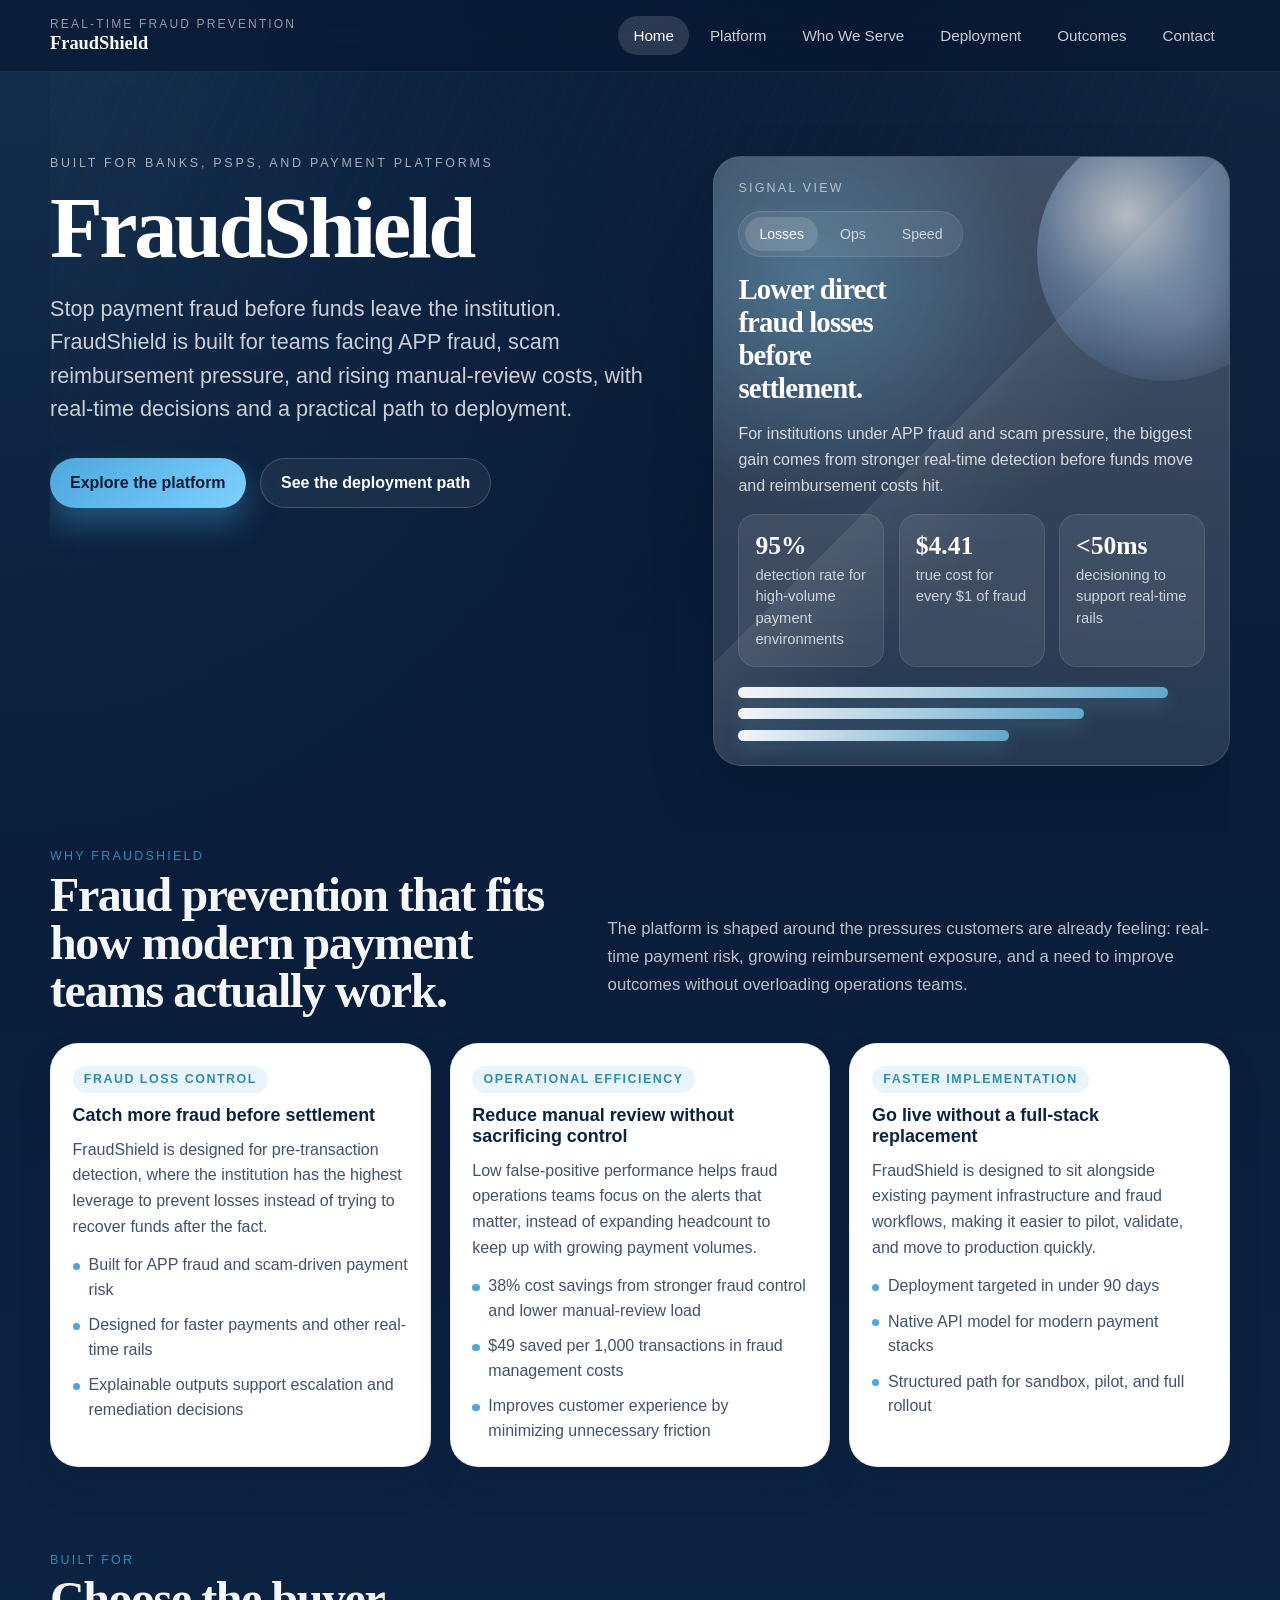
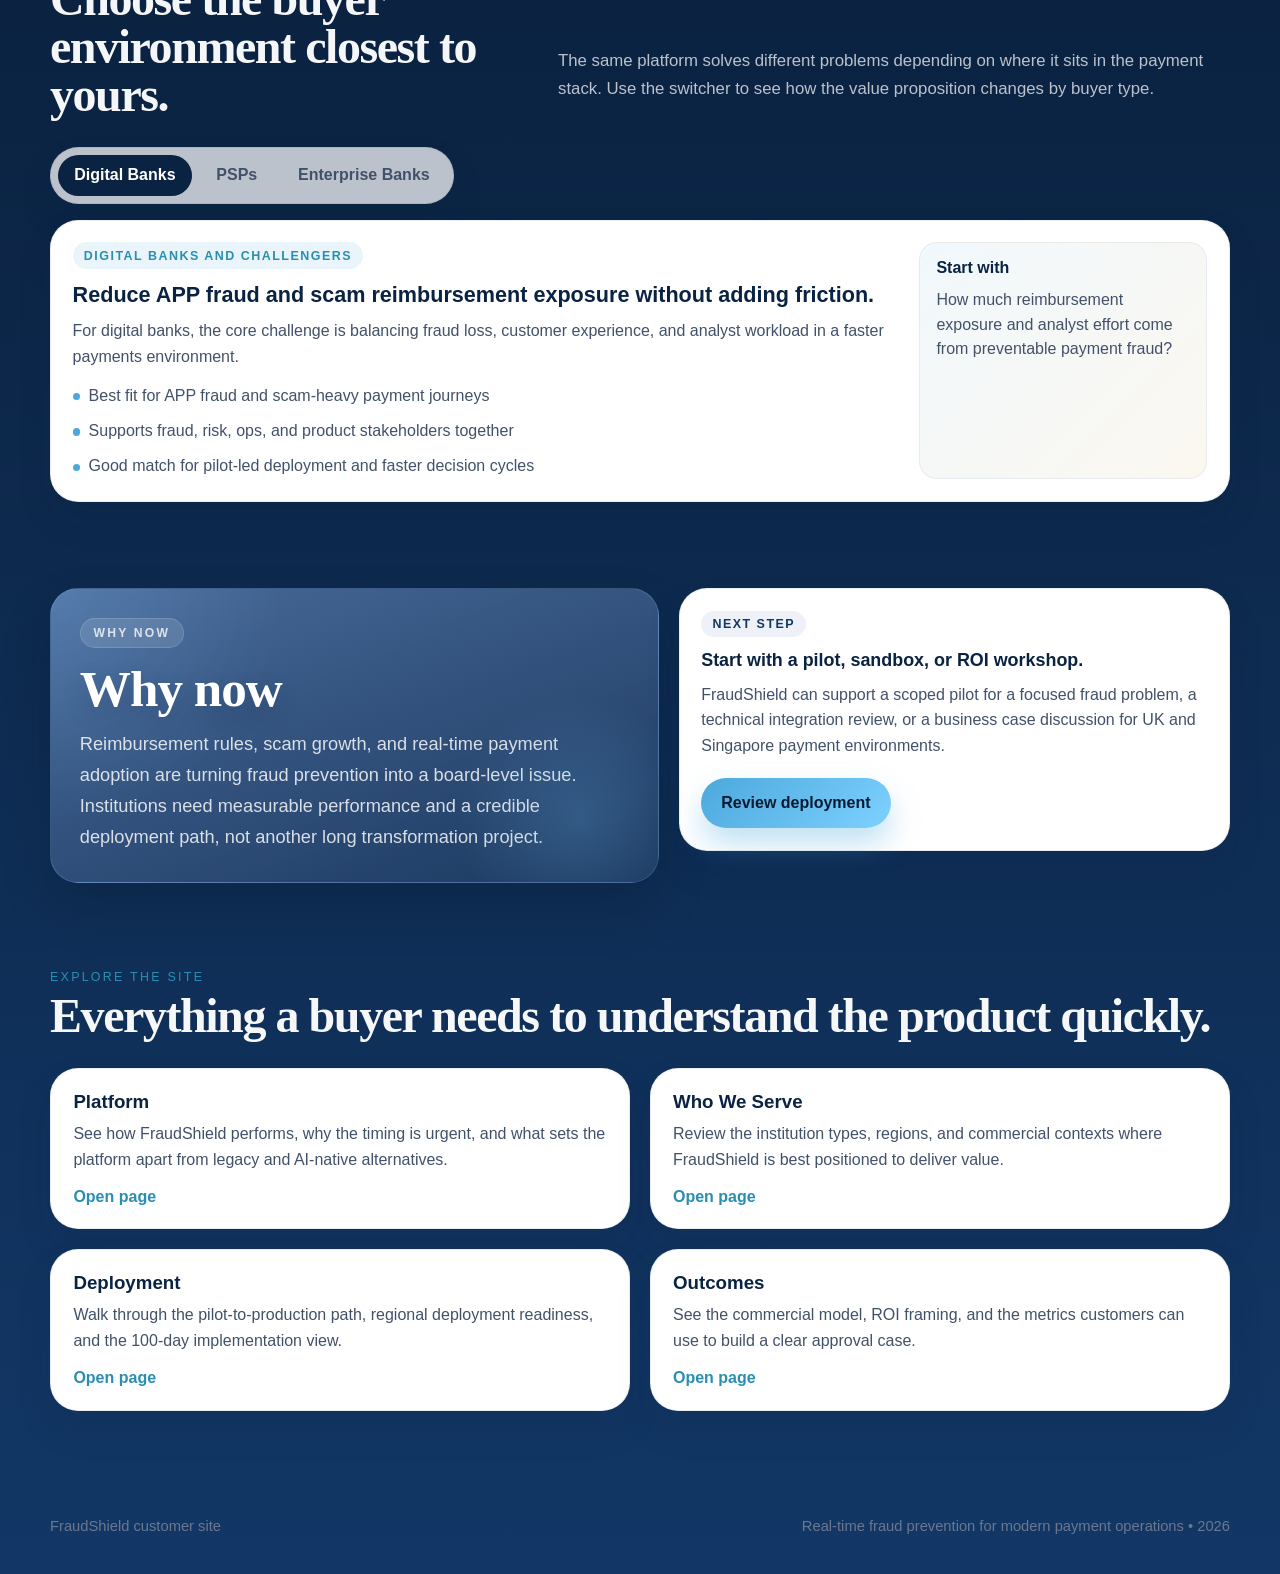
<file: index.html>
<!DOCTYPE html>
<html lang="en">
  <head>
    <meta charset="UTF-8" />
    <meta name="viewport" content="width=device-width, initial-scale=1.0" />
    <title>FraudShield | Real-Time Fraud Detection for Banks and PSPs</title>
    <meta
      name="description"
      content="FraudShield helps banks, PSPs, and payment platforms stop payment fraud in real time with high detection accuracy, low false positives, and fast deployment."
    />
    <link rel="stylesheet" href="assets/styles.css" />
    <script src="assets/app.js" defer></script>
  </head>
  <body>
    <header class="site-header">
      <div class="site-header__inner">
        <a class="brand" href="index.html">
          <span class="brand__eyebrow">Real-Time Fraud Prevention</span>
          <span class="brand__name">FraudShield</span>
        </a>
        <button class="menu-toggle" type="button" aria-expanded="false" aria-label="Open navigation" data-menu-toggle>
          <span></span>
        </button>
        <nav class="site-nav" data-menu>
          <a href="index.html" data-nav>Home</a>
          <a href="opportunity.html" data-nav>Platform</a>
          <a href="prioritization.html" data-nav>Who We Serve</a>
          <a href="execution.html" data-nav>Deployment</a>
          <a href="economics.html" data-nav>Outcomes</a>
          <a href="contact.html" data-nav>Contact</a>
        </nav>
      </div>
    </header>

    <main>
      <section class="hero">
        <div class="reveal">
          <div class="eyebrow">Built for banks, PSPs, and payment platforms</div>
          <h1 class="hero__title">FraudShield</h1>
          <p class="hero__subtitle">
            Stop payment fraud before funds leave the institution. FraudShield is built for teams facing APP fraud,
            scam reimbursement pressure, and rising manual-review costs, with real-time decisions and a practical path
            to deployment.
          </p>
          <div class="hero__actions">
            <a class="button button--primary" href="opportunity.html">Explore the platform</a>
            <a class="button button--secondary" href="execution.html">See the deployment path</a>
          </div>
        </div>

        <aside class="hero-card hero-card--interactive reveal" data-tilt-card>
          <div class="hero-card__globe" aria-hidden="true"></div>
          <div class="hero-card__grid">
            <div class="hero-card__label">Signal View</div>
            <div class="signal-tabs" role="tablist" aria-label="FraudShield value drivers">
              <button class="signal-tab is-active" type="button" role="tab" aria-selected="true" data-signal-tab="loss">
                Losses
              </button>
              <button class="signal-tab" type="button" role="tab" aria-selected="false" data-signal-tab="ops">
                Ops
              </button>
              <button class="signal-tab" type="button" role="tab" aria-selected="false" data-signal-tab="speed">
                Speed
              </button>
            </div>

            <div class="signal-panel is-active" data-signal-panel="loss">
              <h2>Lower direct fraud losses before settlement.</h2>
              <p>
                For institutions under APP fraud and scam pressure, the biggest gain comes from stronger real-time
                detection before funds move and reimbursement costs hit.
              </p>
              <div class="hero-card__metrics">
                <div class="mini-metric">
                  <strong>95%</strong>
                  <span>detection rate for high-volume payment environments</span>
                </div>
                <div class="mini-metric">
                  <strong>$4.41</strong>
                  <span>true cost for every $1 of fraud</span>
                </div>
                <div class="mini-metric">
                  <strong>&lt;50ms</strong>
                  <span>decisioning to support real-time rails</span>
                </div>
              </div>
              <div class="signal-bars" aria-hidden="true">
                <span style="--bar: 92%"></span>
                <span style="--bar: 74%"></span>
                <span style="--bar: 58%"></span>
              </div>
            </div>

            <div class="signal-panel" data-signal-panel="ops" hidden>
              <h2>Free fraud teams from low-value review work.</h2>
              <p>
                FraudShield is designed to reduce noisy alerts so analysts can focus on meaningful risk, not swollen
                queues and unnecessary customer friction.
              </p>
              <div class="hero-card__metrics">
                <div class="mini-metric">
                  <strong>0.5%</strong>
                  <span>false positives to cut manual-review load</span>
                </div>
                <div class="mini-metric">
                  <strong>94%</strong>
                  <span>fewer false positives versus legacy systems</span>
                </div>
                <div class="mini-metric">
                  <strong>$49</strong>
                  <span>saved per 1,000 transactions in modeled outcomes</span>
                </div>
              </div>
              <div class="signal-bars" aria-hidden="true">
                <span style="--bar: 28%"></span>
                <span style="--bar: 86%"></span>
                <span style="--bar: 63%"></span>
              </div>
            </div>

            <div class="signal-panel" data-signal-panel="speed" hidden>
              <h2>Move from evaluation to production quickly.</h2>
              <p>
                The value proposition is not only stronger model performance. It is reaching pilot, validation, and
                production on a timeline that buying teams can realistically support.
              </p>
              <div class="hero-card__metrics">
                <div class="mini-metric">
                  <strong>&lt;90 days</strong>
                  <span>targeted deployment timeline</span>
                </div>
                <div class="mini-metric">
                  <strong>3 stages</strong>
                  <span>discover, validate, and launch path</span>
                </div>
                <div class="mini-metric">
                  <strong>API-first</strong>
                  <span>architecture for modern payment stacks</span>
                </div>
              </div>
              <div class="signal-bars" aria-hidden="true">
                <span style="--bar: 44%"></span>
                <span style="--bar: 67%"></span>
                <span style="--bar: 90%"></span>
              </div>
            </div>
          </div>
        </aside>
      </section>

      <section class="section">
        <div class="section__header reveal">
          <div>
            <div class="section__eyebrow">Why FraudShield</div>
            <h2>Fraud prevention that fits how modern payment teams actually work.</h2>
          </div>
          <p class="section__lead">
            The platform is shaped around the pressures customers are already feeling: real-time payment risk, growing
            reimbursement exposure, and a need to improve outcomes without overloading operations teams.
          </p>
        </div>

        <div class="story-grid">
          <article class="story-card reveal">
            <div class="label-row">
              <span class="label label--bright">Fraud Loss Control</span>
            </div>
            <h3>Catch more fraud before settlement</h3>
            <p>
              FraudShield is designed for pre-transaction detection, where the institution has the highest leverage to
              prevent losses instead of trying to recover funds after the fact.
            </p>
            <ul class="bullet-list">
              <li>Built for APP fraud and scam-driven payment risk</li>
              <li>Designed for faster payments and other real-time rails</li>
              <li>Explainable outputs support escalation and remediation decisions</li>
            </ul>
          </article>

          <article class="story-card reveal">
            <div class="label-row">
              <span class="label label--bright">Operational Efficiency</span>
            </div>
            <h3>Reduce manual review without sacrificing control</h3>
            <p>
              Low false-positive performance helps fraud operations teams focus on the alerts that matter, instead of
              expanding headcount to keep up with growing payment volumes.
            </p>
            <ul class="bullet-list">
              <li>38% cost savings from stronger fraud control and lower manual-review load</li>
              <li>$49 saved per 1,000 transactions in fraud management costs</li>
              <li>Improves customer experience by minimizing unnecessary friction</li>
            </ul>
          </article>

          <article class="story-card reveal">
            <div class="label-row">
              <span class="label label--bright">Faster Implementation</span>
            </div>
            <h3>Go live without a full-stack replacement</h3>
            <p>
              FraudShield is designed to sit alongside existing payment infrastructure and fraud workflows, making it
              easier to pilot, validate, and move to production quickly.
            </p>
            <ul class="bullet-list">
              <li>Deployment targeted in under 90 days</li>
              <li>Native API model for modern payment stacks</li>
              <li>Structured path for sandbox, pilot, and full rollout</li>
            </ul>
          </article>
        </div>
      </section>

      <section class="section">
        <div class="section__header reveal">
          <div>
            <div class="section__eyebrow">Built For</div>
            <h2>Choose the buyer environment closest to yours.</h2>
          </div>
          <p class="section__lead">
            The same platform solves different problems depending on where it sits in the payment stack. Use the switcher
            to see how the value proposition changes by buyer type.
          </p>
        </div>

        <div class="audience-switcher reveal" data-switcher>
          <div class="switcher-buttons" role="tablist" aria-label="Buyer types">
            <button class="switcher-button is-active" type="button" role="tab" aria-selected="true" data-switcher-tab="digital">
              Digital Banks
            </button>
            <button class="switcher-button" type="button" role="tab" aria-selected="false" data-switcher-tab="psp">
              PSPs
            </button>
            <button class="switcher-button" type="button" role="tab" aria-selected="false" data-switcher-tab="enterprise">
              Enterprise Banks
            </button>
          </div>

          <div class="switcher-panels">
            <article class="switcher-panel is-active" data-switcher-panel="digital">
              <div class="switcher-panel__main">
                <div class="label-row">
                  <span class="label label--bright">Digital Banks and Challengers</span>
                </div>
                <h3>Reduce APP fraud and scam reimbursement exposure without adding friction.</h3>
                <p>
                  For digital banks, the core challenge is balancing fraud loss, customer experience, and analyst
                  workload in a faster payments environment.
                </p>
                <ul class="bullet-list">
                  <li>Best fit for APP fraud and scam-heavy payment journeys</li>
                  <li>Supports fraud, risk, ops, and product stakeholders together</li>
                  <li>Good match for pilot-led deployment and faster decision cycles</li>
                </ul>
              </div>
              <aside class="switcher-panel__aside">
                <strong>Start with</strong>
                <span>How much reimbursement exposure and analyst effort come from preventable payment fraud?</span>
              </aside>
            </article>

            <article class="switcher-panel" data-switcher-panel="psp" hidden>
              <div class="switcher-panel__main">
                <div class="label-row">
                  <span class="label label--bright">PSPs and Fintech Platforms</span>
                </div>
                <h3>Protect transaction flows while preserving approval rates and customer experience.</h3>
                <p>
                  For PSPs, the value is both operational and financial: fewer unnecessary interventions, cleaner
                  alerts, and stronger protection around high-velocity payment traffic.
                </p>
                <ul class="bullet-list">
                  <li>Strong fit for payment risk, fraud ops, and platform teams</li>
                  <li>Useful where checkout friction and trust both matter</li>
                  <li>API-first architecture supports modern integration patterns</li>
                </ul>
              </div>
              <aside class="switcher-panel__aside">
                <strong>Start with</strong>
                <span>Where are false positives creating avoidable friction or review cost?</span>
              </aside>
            </article>

            <article class="switcher-panel" data-switcher-panel="enterprise" hidden>
              <div class="switcher-panel__main">
                <div class="label-row">
                  <span class="label label--bright">Regional and Enterprise Banks</span>
                </div>
                <h3>Add a stronger fraud-control layer with a credible pilot-to-production path.</h3>
                <p>
                  Larger institutions often care about governance, implementation assurance, and procurement realism as
                  much as model quality. FraudShield is designed to support all three.
                </p>
                <ul class="bullet-list">
                  <li>Relevant where boards and regulators want stronger control</li>
                  <li>Supports structured pilot and enterprise rollout discussions</li>
                  <li>Can sit alongside existing programs instead of forcing a full replacement</li>
                </ul>
              </div>
              <aside class="switcher-panel__aside">
                <strong>Start with</strong>
                <span>What would make a fraud upgrade easy for risk, tech, and procurement to back?</span>
              </aside>
            </article>
          </div>
        </div>
      </section>

      <section class="section">
        <div class="dual-grid">
          <article class="quote-card why-now-card reveal">
            <div class="why-now-card__kicker">Why now</div>
            <strong>Why now</strong>
            <p>
              Reimbursement rules, scam growth, and real-time payment adoption are turning fraud prevention into a board-level issue. Institutions need measurable performance and a credible deployment path, not another long transformation project.
            </p>
          </article>

          <article class="surface-card next-step-card reveal">
            <div class="label-row">
              <span class="label">Next step</span>
            </div>
            <h3>Start with a pilot, sandbox, or ROI workshop.</h3>
            <p>
              FraudShield can support a scoped pilot for a focused fraud problem, a technical integration review, or a
              business case discussion for UK and Singapore payment environments.
            </p>
            <div class="hero__actions" style="margin-top: 1.2rem;">
              <a class="button button--primary" href="execution.html">Review deployment</a>
              <a class="button button--secondary" href="economics.html">Review business outcomes</a>
            </div>
          </article>
        </div>
      </section>

      <section class="section">
        <div class="section__header reveal">
          <div>
            <div class="section__eyebrow">Explore The Site</div>
            <h2>Everything a buyer needs to understand the product quickly.</h2>
          </div>
        </div>

        <div class="link-grid">
          <a class="link-card reveal" href="opportunity.html">
            <h3>Platform</h3>
            <p>See how FraudShield performs, why the timing is urgent, and what sets the platform apart from legacy and AI-native alternatives.</p>
            <span class="link-card__arrow">Open page</span>
          </a>
          <a class="link-card reveal" href="prioritization.html">
            <h3>Who We Serve</h3>
            <p>Review the institution types, regions, and commercial contexts where FraudShield is best positioned to deliver value.</p>
            <span class="link-card__arrow">Open page</span>
          </a>
          <a class="link-card reveal" href="execution.html">
            <h3>Deployment</h3>
            <p>Walk through the pilot-to-production path, regional deployment readiness, and the 100-day implementation view.</p>
            <span class="link-card__arrow">Open page</span>
          </a>
          <a class="link-card reveal" href="economics.html">
            <h3>Outcomes</h3>
            <p>See the commercial model, ROI framing, and the metrics customers can use to build a clear approval case.</p>
            <span class="link-card__arrow">Open page</span>
          </a>
        </div>
      </section>
    </main>

    <footer class="footer">
      <div class="footer__inner">
        <span>FraudShield customer site</span>
        <span>Real-time fraud prevention for modern payment operations • <span data-year></span></span>
      </div>
    </footer>
  </body>
</html>
</file>
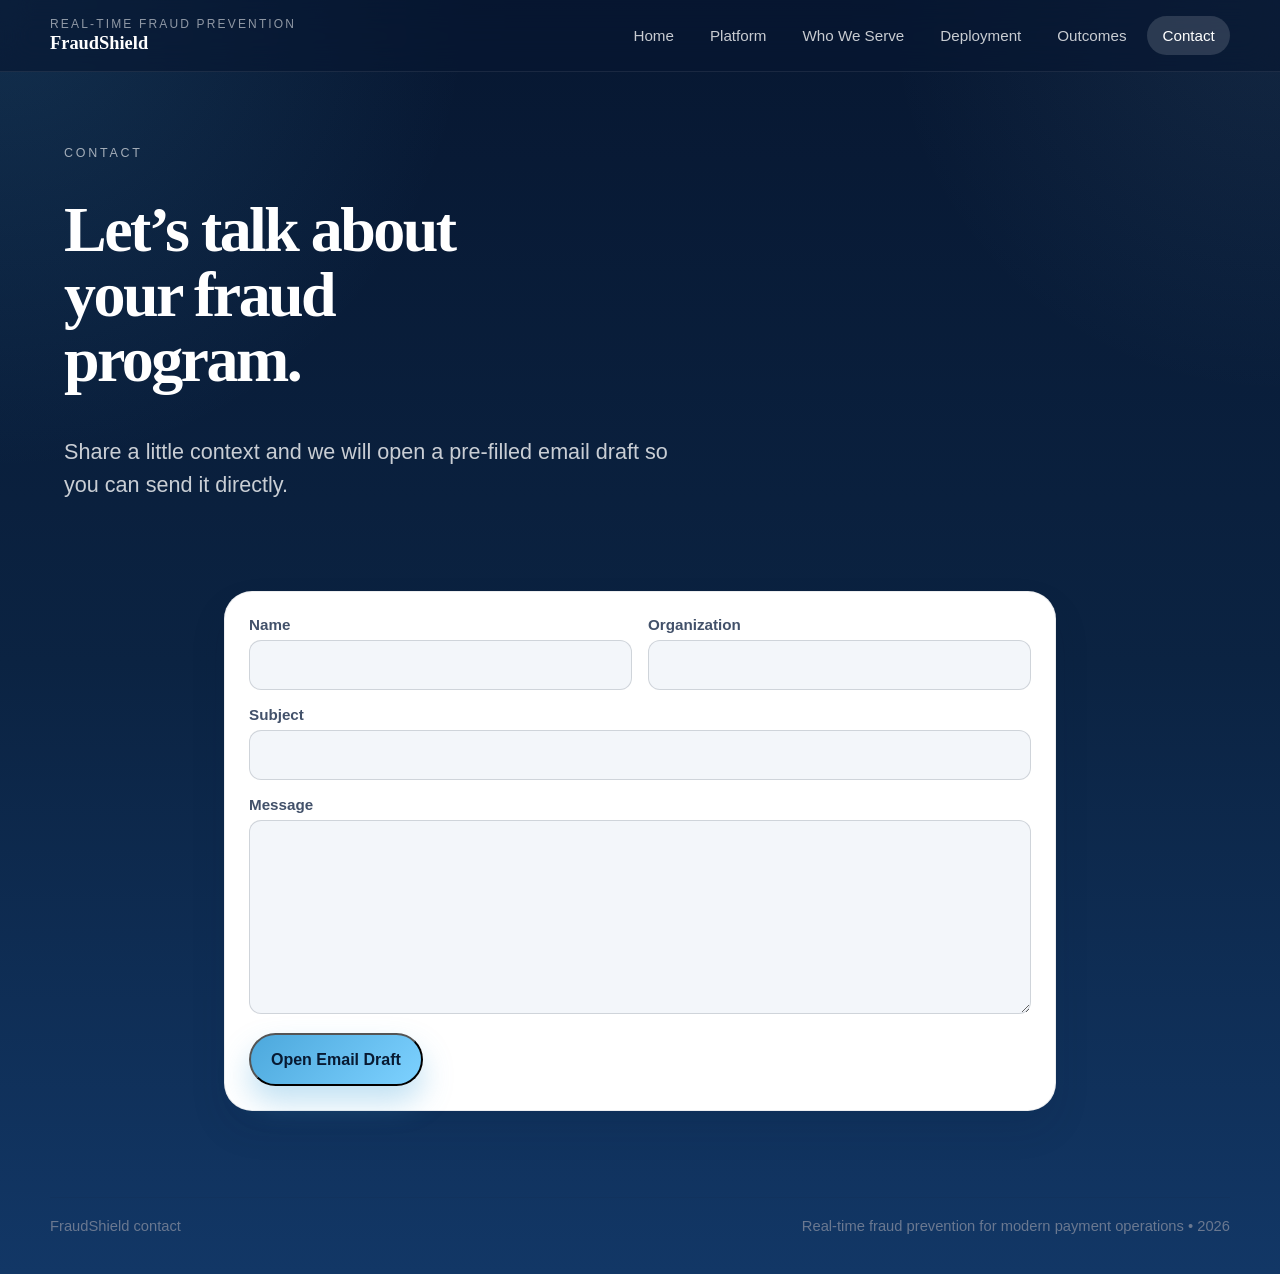
<file: contact.html>
<!DOCTYPE html>
<html lang="en">
  <head>
    <meta charset="UTF-8" />
    <meta name="viewport" content="width=device-width, initial-scale=1.0" />
    <title>Contact | FraudShield</title>
    <meta
      name="description"
      content="Contact the FraudShield team to discuss pilots, deployment planning, and business outcomes."
    />
    <link rel="stylesheet" href="assets/styles.css" />
    <script src="assets/app.js" defer></script>
  </head>
  <body>
    <header class="site-header">
      <div class="site-header__inner">
        <a class="brand" href="index.html">
          <span class="brand__eyebrow">Real-Time Fraud Prevention</span>
          <span class="brand__name">FraudShield</span>
        </a>
        <button class="menu-toggle" type="button" aria-expanded="false" aria-label="Open navigation" data-menu-toggle>
          <span></span>
        </button>
        <nav class="site-nav" data-menu>
          <a href="index.html" data-nav>Home</a>
          <a href="opportunity.html" data-nav>Platform</a>
          <a href="prioritization.html" data-nav>Who We Serve</a>
          <a href="execution.html" data-nav>Deployment</a>
          <a href="economics.html" data-nav>Outcomes</a>
          <a href="contact.html" data-nav>Contact</a>
        </nav>
      </div>
    </header>

    <main>
      <section class="page-hero">
        <div class="eyebrow">Contact</div>
        <h1>Let’s talk about your fraud program.</h1>
        <p class="page-hero__subtitle">
          Share a little context and we will open a pre-filled email draft so you can send it directly.
        </p>
      </section>

      <section class="section">
        <div class="contact-shell reveal">
          <form class="contact-form" data-contact-form>
            <div class="contact-grid">
              <label class="contact-field">
                <span>Name</span>
                <input type="text" name="name" autocomplete="name" required />
              </label>

              <label class="contact-field">
                <span>Organization</span>
                <input type="text" name="organization" autocomplete="organization" />
              </label>

              <label class="contact-field contact-field--full">
                <span>Subject</span>
                <input type="text" name="subject" required />
              </label>

              <label class="contact-field contact-field--full">
                <span>Message</span>
                <textarea name="message" rows="7" required></textarea>
              </label>
            </div>

            <div class="contact-actions">
              <button class="button button--primary" type="submit">Open Email Draft</button>
              <p class="contact-status" data-contact-status aria-live="polite"></p>
            </div>
          </form>
        </div>
      </section>
    </main>

    <footer class="footer">
      <div class="footer__inner">
        <span>FraudShield contact</span>
        <span>Real-time fraud prevention for modern payment operations • <span data-year></span></span>
      </div>
    </footer>
  </body>
</html>
</file>
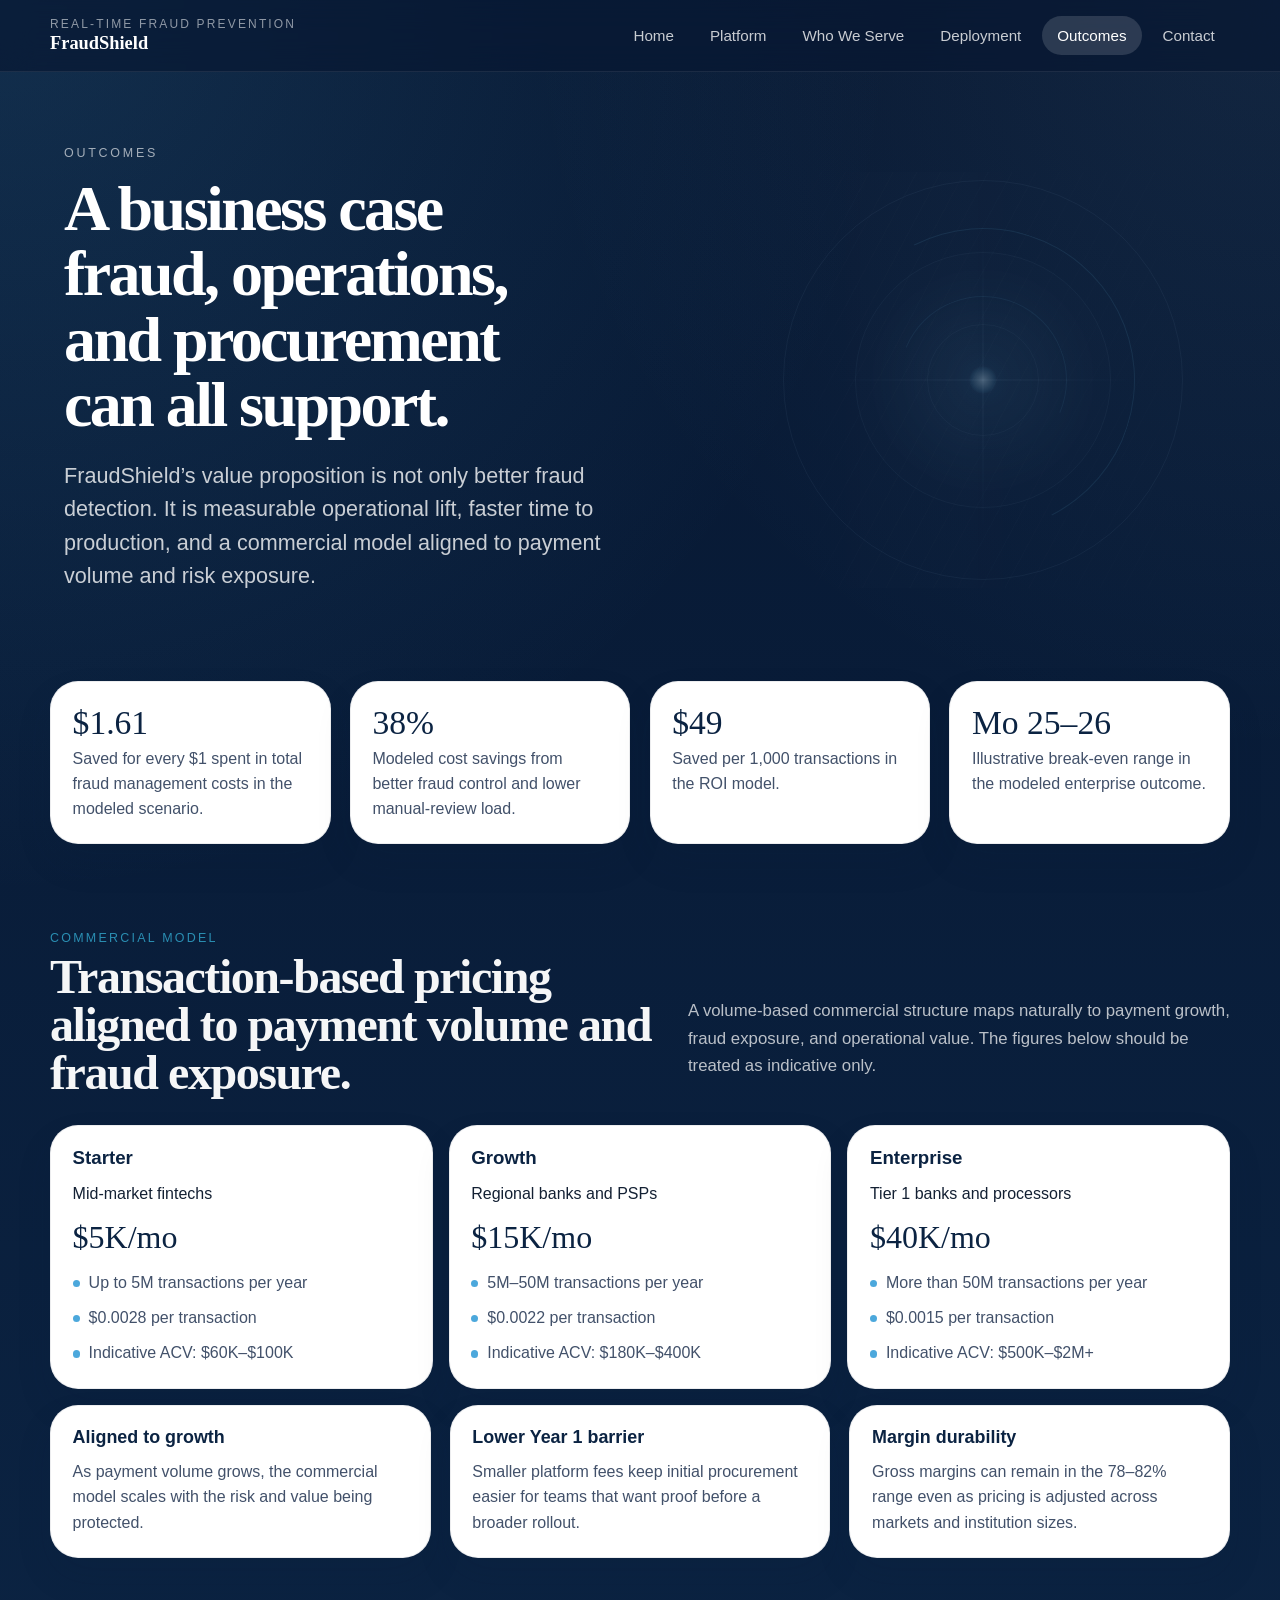
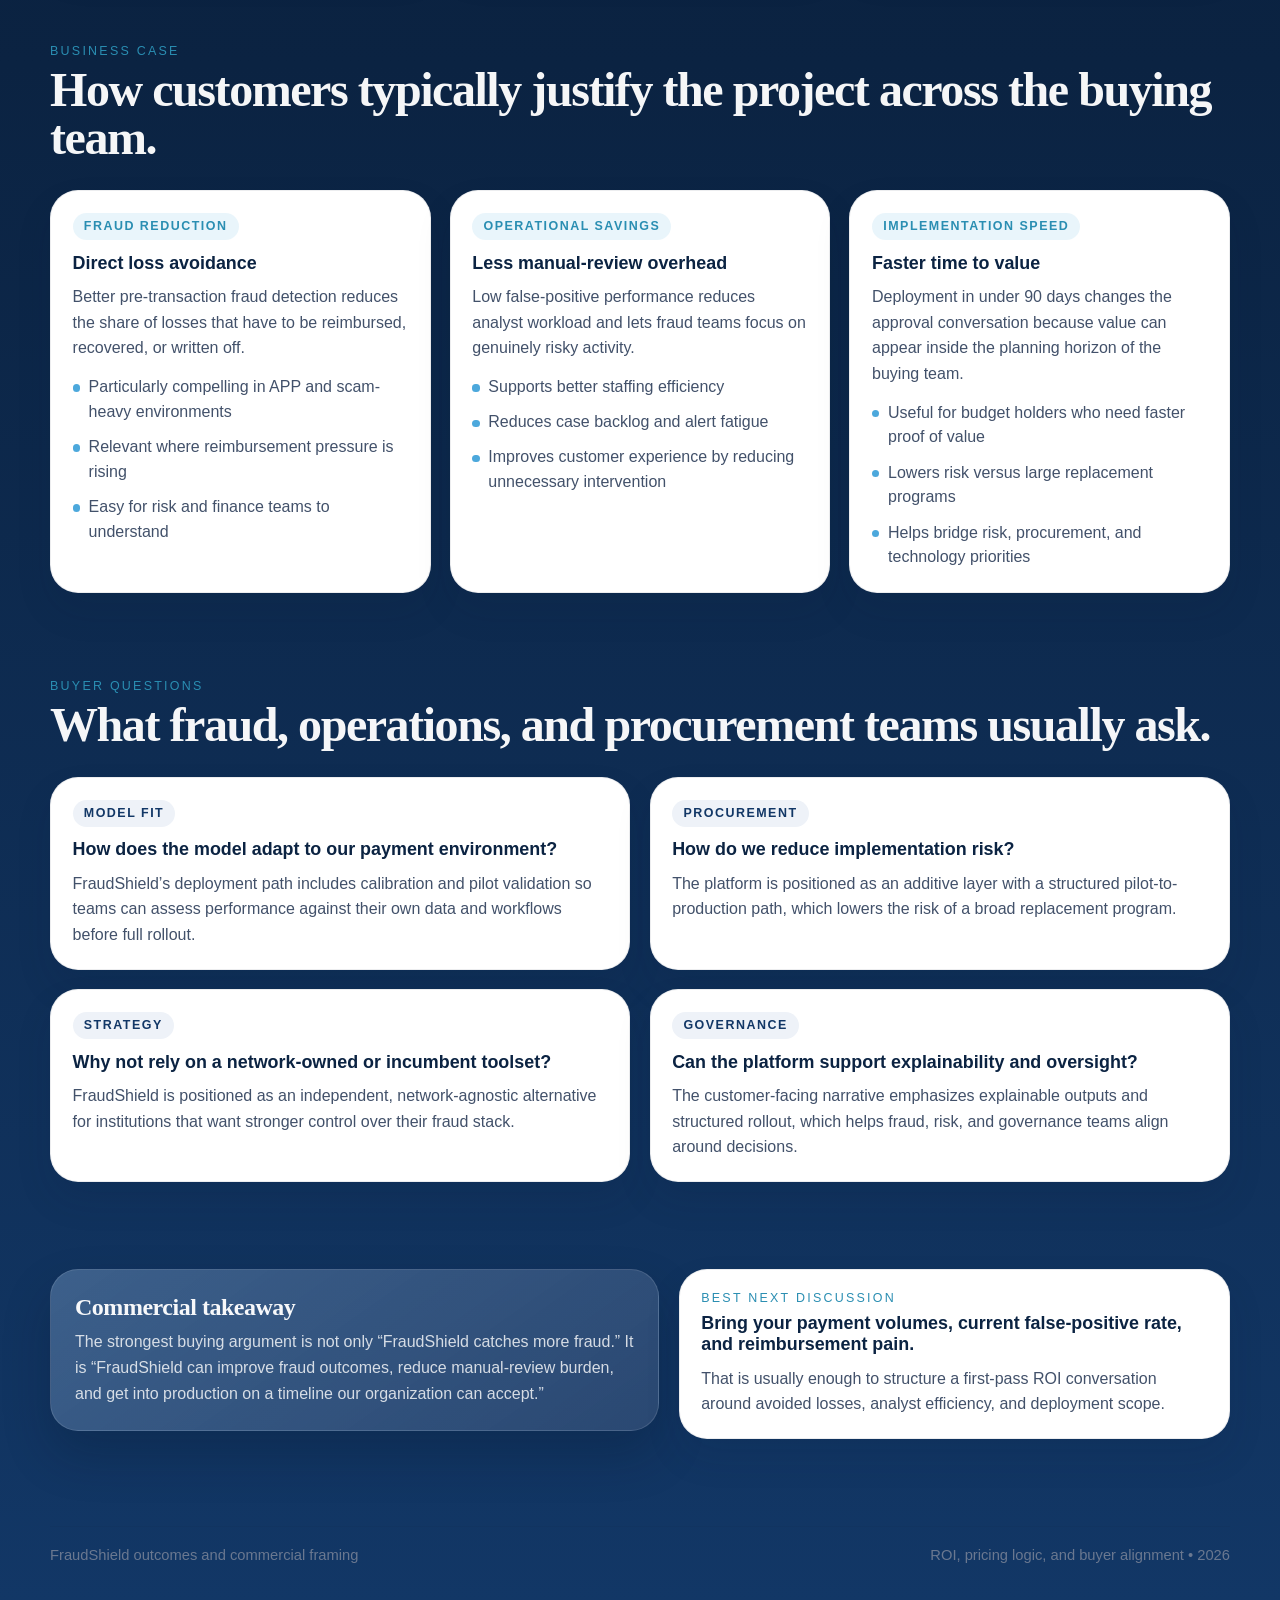
<file: economics.html>
<!DOCTYPE html>
<html lang="en">
  <head>
    <meta charset="UTF-8" />
    <meta name="viewport" content="width=device-width, initial-scale=1.0" />
    <title>Outcomes | FraudShield</title>
    <meta
      name="description"
      content="Review the business outcomes, indicative commercial model, and ROI framing institutions can use to evaluate FraudShield."
    />
    <link rel="stylesheet" href="assets/styles.css" />
    <script src="assets/app.js" defer></script>
  </head>
  <body>
    <header class="site-header">
      <div class="site-header__inner">
        <a class="brand" href="index.html">
          <span class="brand__eyebrow">Real-Time Fraud Prevention</span>
          <span class="brand__name">FraudShield</span>
        </a>
        <button class="menu-toggle" type="button" aria-expanded="false" aria-label="Open navigation" data-menu-toggle>
          <span></span>
        </button>
        <nav class="site-nav" data-menu>
          <a href="index.html" data-nav>Home</a>
          <a href="opportunity.html" data-nav>Platform</a>
          <a href="prioritization.html" data-nav>Who We Serve</a>
          <a href="execution.html" data-nav>Deployment</a>
          <a href="economics.html" data-nav>Outcomes</a>
          <a href="contact.html" data-nav>Contact</a>
        </nav>
      </div>
    </header>

    <main>
      <section class="page-hero page-hero--with-art">
        <div class="page-hero__content">
          <div class="eyebrow">Outcomes</div>
          <h1>A business case fraud, operations, and procurement can all support.</h1>
          <p class="page-hero__subtitle">
            FraudShield’s value proposition is not only better fraud detection. It is measurable operational lift, faster
            time to production, and a commercial model aligned to payment volume and risk exposure.
          </p>
        </div>

        <aside class="page-hero__art page-hero__art--target" aria-hidden="true">
          <div class="target-mark">
            <span class="target-mark__ring target-mark__ring--outer"></span>
            <span class="target-mark__ring target-mark__ring--mid"></span>
            <span class="target-mark__ring target-mark__ring--inner"></span>
            <span class="target-mark__crosshair target-mark__crosshair--x"></span>
            <span class="target-mark__crosshair target-mark__crosshair--y"></span>
            <span class="target-mark__core"></span>
            <span class="target-mark__accent target-mark__accent--one"></span>
            <span class="target-mark__accent target-mark__accent--two"></span>
          </div>
        </aside>
      </section>

      <section class="section section--tight">
        <div class="stats-grid">
          <article class="surface-card reveal">
            <span class="stat-card__value">$1.61</span>
            <div class="stat-card__label">Saved for every $1 spent in total fraud management costs in the modeled scenario.</div>
          </article>
          <article class="surface-card reveal">
            <span class="stat-card__value">38%</span>
            <div class="stat-card__label">Modeled cost savings from better fraud control and lower manual-review load.</div>
          </article>
          <article class="surface-card reveal">
            <span class="stat-card__value">$49</span>
            <div class="stat-card__label">Saved per 1,000 transactions in the ROI model.</div>
          </article>
          <article class="surface-card reveal">
            <span class="stat-card__value">Mo 25–26</span>
            <div class="stat-card__label">Illustrative break-even range in the modeled enterprise outcome.</div>
          </article>
        </div>
      </section>

      <section class="section">
        <div class="section__header reveal">
          <div>
            <div class="section__eyebrow">Commercial Model</div>
            <h2>Transaction-based pricing aligned to payment volume and fraud exposure.</h2>
          </div>
          <p class="section__lead">
            A volume-based commercial structure maps naturally to payment growth, fraud exposure, and operational value.
            The figures below should be treated as indicative only.
          </p>
        </div>

        <div class="pricing-grid">
          <article class="pricing-card reveal">
            <h3>Starter</h3>
            <p>Mid-market fintechs</p>
            <div class="pricing-card__price">$5K/mo</div>
            <ul class="bullet-list">
              <li>Up to 5M transactions per year</li>
              <li>$0.0028 per transaction</li>
              <li>Indicative ACV: $60K–$100K</li>
            </ul>
          </article>
          <article class="pricing-card reveal">
            <h3>Growth</h3>
            <p>Regional banks and PSPs</p>
            <div class="pricing-card__price">$15K/mo</div>
            <ul class="bullet-list">
              <li>5M–50M transactions per year</li>
              <li>$0.0022 per transaction</li>
              <li>Indicative ACV: $180K–$400K</li>
            </ul>
          </article>
          <article class="pricing-card reveal">
            <h3>Enterprise</h3>
            <p>Tier 1 banks and processors</p>
            <div class="pricing-card__price">$40K/mo</div>
            <ul class="bullet-list">
              <li>More than 50M transactions per year</li>
              <li>$0.0015 per transaction</li>
              <li>Indicative ACV: $500K–$2M+</li>
            </ul>
          </article>
        </div>

        <div class="story-grid" style="margin-top: 1rem;">
          <article class="insight-card reveal">
            <h3>Aligned to growth</h3>
            <p>As payment volume grows, the commercial model scales with the risk and value being protected.</p>
          </article>
          <article class="insight-card reveal">
            <h3>Lower Year 1 barrier</h3>
            <p>Smaller platform fees keep initial procurement easier for teams that want proof before a broader rollout.</p>
          </article>
          <article class="insight-card reveal">
            <h3>Margin durability</h3>
            <p>Gross margins can remain in the 78–82% range even as pricing is adjusted across markets and institution sizes.</p>
          </article>
        </div>
      </section>

      <section class="section">
        <div class="section__header reveal">
          <div>
            <div class="section__eyebrow">Business Case</div>
            <h2>How customers typically justify the project across the buying team.</h2>
          </div>
        </div>

        <div class="story-grid">
          <article class="story-card reveal">
            <div class="label-row">
              <span class="label label--bright">Fraud reduction</span>
            </div>
            <h3>Direct loss avoidance</h3>
            <p>Better pre-transaction fraud detection reduces the share of losses that have to be reimbursed, recovered, or written off.</p>
            <ul class="bullet-list">
              <li>Particularly compelling in APP and scam-heavy environments</li>
              <li>Relevant where reimbursement pressure is rising</li>
              <li>Easy for risk and finance teams to understand</li>
            </ul>
          </article>

          <article class="story-card reveal">
            <div class="label-row">
              <span class="label label--bright">Operational savings</span>
            </div>
            <h3>Less manual-review overhead</h3>
            <p>Low false-positive performance reduces analyst workload and lets fraud teams focus on genuinely risky activity.</p>
            <ul class="bullet-list">
              <li>Supports better staffing efficiency</li>
              <li>Reduces case backlog and alert fatigue</li>
              <li>Improves customer experience by reducing unnecessary intervention</li>
            </ul>
          </article>

          <article class="story-card reveal">
            <div class="label-row">
              <span class="label label--bright">Implementation speed</span>
            </div>
            <h3>Faster time to value</h3>
            <p>Deployment in under 90 days changes the approval conversation because value can appear inside the planning horizon of the buying team.</p>
            <ul class="bullet-list">
              <li>Useful for budget holders who need faster proof of value</li>
              <li>Lowers risk versus large replacement programs</li>
              <li>Helps bridge risk, procurement, and technology priorities</li>
            </ul>
          </article>
        </div>
      </section>

      <section class="section">
        <div class="section__header reveal">
          <div>
            <div class="section__eyebrow">Buyer Questions</div>
            <h2>What fraud, operations, and procurement teams usually ask.</h2>
          </div>
        </div>

        <div class="risk-grid">
          <article class="risk-card reveal">
            <div class="label-row">
              <span class="label">Model fit</span>
            </div>
            <h3>How does the model adapt to our payment environment?</h3>
            <p>FraudShield’s deployment path includes calibration and pilot validation so teams can assess performance against their own data and workflows before full rollout.</p>
          </article>
          <article class="risk-card reveal">
            <div class="label-row">
              <span class="label">Procurement</span>
            </div>
            <h3>How do we reduce implementation risk?</h3>
            <p>The platform is positioned as an additive layer with a structured pilot-to-production path, which lowers the risk of a broad replacement program.</p>
          </article>
          <article class="risk-card reveal">
            <div class="label-row">
              <span class="label">Strategy</span>
            </div>
            <h3>Why not rely on a network-owned or incumbent toolset?</h3>
            <p>FraudShield is positioned as an independent, network-agnostic alternative for institutions that want stronger control over their fraud stack.</p>
          </article>
          <article class="risk-card reveal">
            <div class="label-row">
              <span class="label">Governance</span>
            </div>
            <h3>Can the platform support explainability and oversight?</h3>
            <p>The customer-facing narrative emphasizes explainable outputs and structured rollout, which helps fraud, risk, and governance teams align around decisions.</p>
          </article>
        </div>
      </section>

      <section class="section">
        <div class="dual-grid">
          <article class="quote-card reveal">
            <strong>Commercial takeaway</strong>
            <p>
              The strongest buying argument is not only “FraudShield catches more fraud.” It is “FraudShield can improve fraud outcomes, reduce manual-review burden, and get into production on a timeline our organization can accept.”
            </p>
          </article>
          <article class="surface-card reveal">
            <div class="section__eyebrow">Best next discussion</div>
            <h3>Bring your payment volumes, current false-positive rate, and reimbursement pain.</h3>
            <p>
              That is usually enough to structure a first-pass ROI conversation around avoided losses, analyst efficiency,
              and deployment scope.
            </p>
          </article>
        </div>
      </section>
    </main>

    <footer class="footer">
      <div class="footer__inner">
        <span>FraudShield outcomes and commercial framing</span>
        <span>ROI, pricing logic, and buyer alignment • <span data-year></span></span>
      </div>
    </footer>
  </body>
</html>
</file>
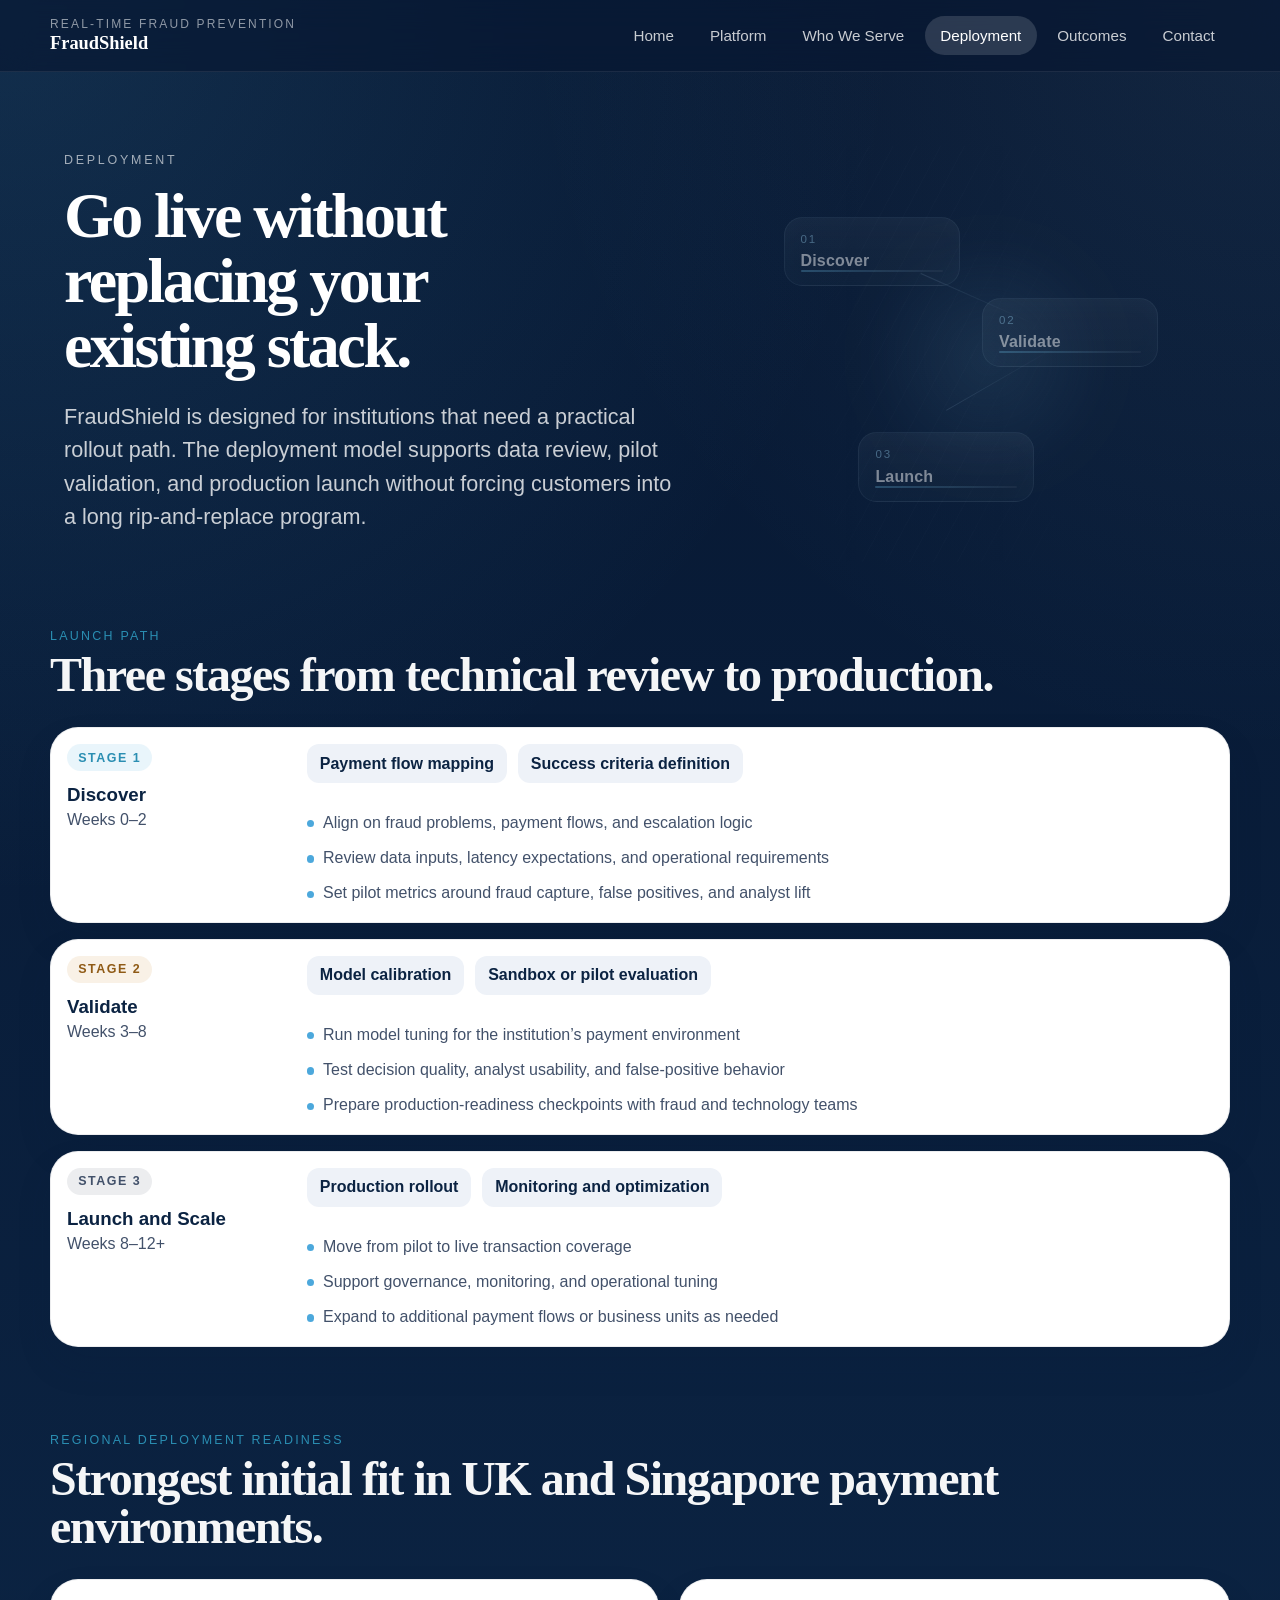
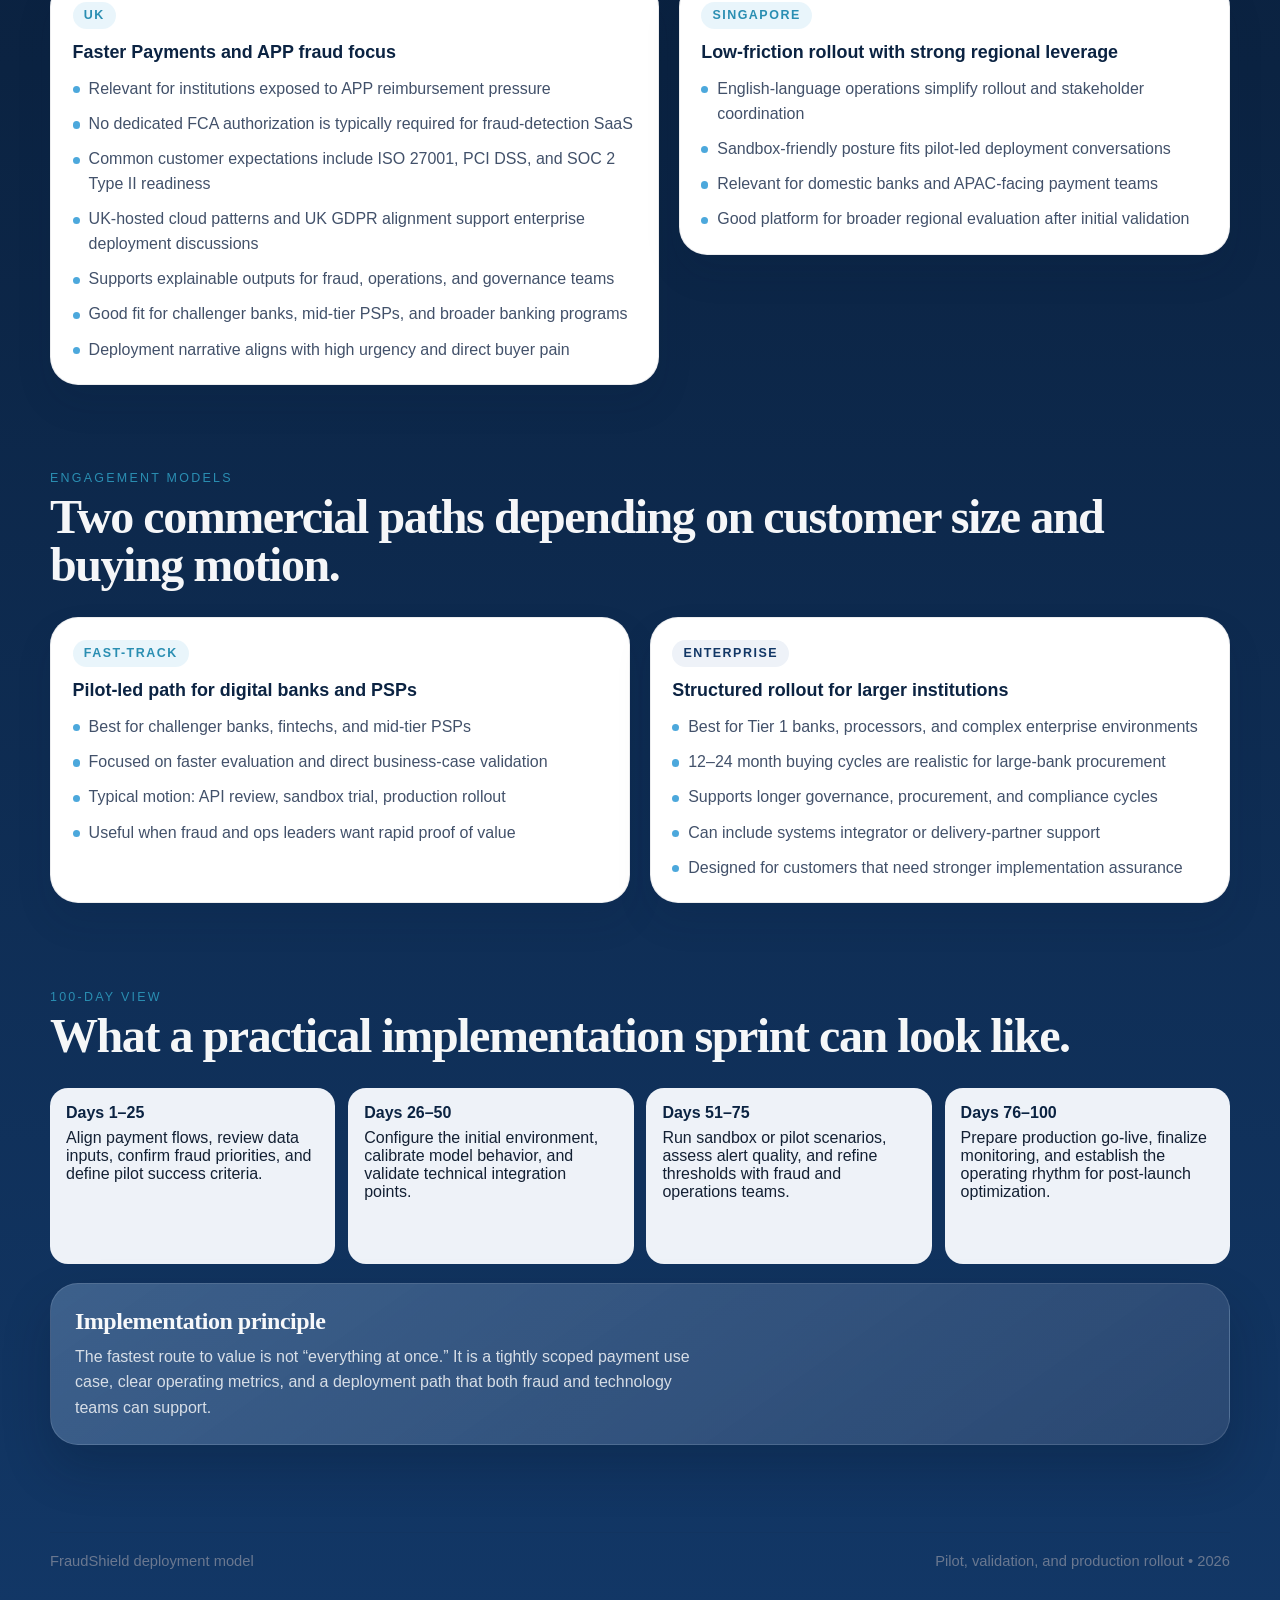
<file: execution.html>
<!DOCTYPE html>
<html lang="en">
  <head>
    <meta charset="UTF-8" />
    <meta name="viewport" content="width=device-width, initial-scale=1.0" />
    <title>Deployment | FraudShield</title>
    <meta
      name="description"
      content="See how FraudShield moves from discovery to pilot to production, with regional readiness for UK and Singapore payment environments."
    />
    <link rel="stylesheet" href="assets/styles.css" />
    <script src="assets/app.js" defer></script>
  </head>
  <body>
    <header class="site-header">
      <div class="site-header__inner">
        <a class="brand" href="index.html">
          <span class="brand__eyebrow">Real-Time Fraud Prevention</span>
          <span class="brand__name">FraudShield</span>
        </a>
        <button class="menu-toggle" type="button" aria-expanded="false" aria-label="Open navigation" data-menu-toggle>
          <span></span>
        </button>
        <nav class="site-nav" data-menu>
          <a href="index.html" data-nav>Home</a>
          <a href="opportunity.html" data-nav>Platform</a>
          <a href="prioritization.html" data-nav>Who We Serve</a>
          <a href="execution.html" data-nav>Deployment</a>
          <a href="economics.html" data-nav>Outcomes</a>
          <a href="contact.html" data-nav>Contact</a>
        </nav>
      </div>
    </header>

    <main>
      <section class="page-hero page-hero--with-art">
        <div class="page-hero__content">
          <div class="eyebrow">Deployment</div>
          <h1>Go live without replacing your existing stack.</h1>
          <p class="page-hero__subtitle">
            FraudShield is designed for institutions that need a practical rollout path. The deployment model supports data
            review, pilot validation, and production launch without forcing customers into a long rip-and-replace program.
          </p>
        </div>

        <aside class="page-hero__art page-hero__art--stages" aria-hidden="true">
          <div class="stage-flow">
            <div class="stage-flow__card stage-flow__card--one">
              <span class="stage-flow__step">01</span>
              <span class="stage-flow__title">Discover</span>
            </div>
            <div class="stage-flow__connector stage-flow__connector--one"></div>
            <div class="stage-flow__card stage-flow__card--two">
              <span class="stage-flow__step">02</span>
              <span class="stage-flow__title">Validate</span>
            </div>
            <div class="stage-flow__connector stage-flow__connector--two"></div>
            <div class="stage-flow__card stage-flow__card--three">
              <span class="stage-flow__step">03</span>
              <span class="stage-flow__title">Launch</span>
            </div>
          </div>
        </aside>
      </section>

      <section class="section">
        <div class="section__header reveal">
          <div>
            <div class="section__eyebrow">Launch Path</div>
            <h2>Three stages from technical review to production.</h2>
          </div>
        </div>

        <div class="roadmap">
          <article class="roadmap__band reveal">
            <div>
              <div class="phase-chip-row">
                <span class="phase-chip phase-chip--phase1">Stage 1</span>
              </div>
              <h3>Discover</h3>
              <p>Weeks 0–2</p>
            </div>
            <div class="roadmap__detail">
              <div class="roadmap__milestones">
                <span class="milestone">Payment flow mapping</span>
                <span class="milestone">Success criteria definition</span>
              </div>
              <ul class="bullet-list">
                <li>Align on fraud problems, payment flows, and escalation logic</li>
                <li>Review data inputs, latency expectations, and operational requirements</li>
                <li>Set pilot metrics around fraud capture, false positives, and analyst lift</li>
              </ul>
            </div>
          </article>

          <article class="roadmap__band reveal">
            <div>
              <div class="phase-chip-row">
                <span class="phase-chip phase-chip--phase2">Stage 2</span>
              </div>
              <h3>Validate</h3>
              <p>Weeks 3–8</p>
            </div>
            <div class="roadmap__detail">
              <div class="roadmap__milestones">
                <span class="milestone">Model calibration</span>
                <span class="milestone">Sandbox or pilot evaluation</span>
              </div>
              <ul class="bullet-list">
                <li>Run model tuning for the institution’s payment environment</li>
                <li>Test decision quality, analyst usability, and false-positive behavior</li>
                <li>Prepare production-readiness checkpoints with fraud and technology teams</li>
              </ul>
            </div>
          </article>

          <article class="roadmap__band reveal">
            <div>
              <div class="phase-chip-row">
                <span class="phase-chip phase-chip--phase3">Stage 3</span>
              </div>
              <h3>Launch and Scale</h3>
              <p>Weeks 8–12+</p>
            </div>
            <div class="roadmap__detail">
              <div class="roadmap__milestones">
                <span class="milestone">Production rollout</span>
                <span class="milestone">Monitoring and optimization</span>
              </div>
              <ul class="bullet-list">
                <li>Move from pilot to live transaction coverage</li>
                <li>Support governance, monitoring, and operational tuning</li>
                <li>Expand to additional payment flows or business units as needed</li>
              </ul>
            </div>
          </article>
        </div>
      </section>

      <section class="section">
        <div class="section__header reveal">
          <div>
            <div class="section__eyebrow">Regional Deployment Readiness</div>
            <h2>Strongest initial fit in UK and Singapore payment environments.</h2>
          </div>
        </div>

        <div class="dual-grid">
          <article class="surface-card reveal">
            <div class="label-row">
              <span class="label label--bright">UK</span>
            </div>
            <h3>Faster Payments and APP fraud focus</h3>
            <ul class="bullet-list">
              <li>Relevant for institutions exposed to APP reimbursement pressure</li>
              <li>No dedicated FCA authorization is typically required for fraud-detection SaaS</li>
              <li>Common customer expectations include ISO 27001, PCI DSS, and SOC 2 Type II readiness</li>
              <li>UK-hosted cloud patterns and UK GDPR alignment support enterprise deployment discussions</li>
              <li>Supports explainable outputs for fraud, operations, and governance teams</li>
              <li>Good fit for challenger banks, mid-tier PSPs, and broader banking programs</li>
              <li>Deployment narrative aligns with high urgency and direct buyer pain</li>
            </ul>
          </article>

          <article class="surface-card reveal">
            <div class="label-row">
              <span class="label label--bright">Singapore</span>
            </div>
            <h3>Low-friction rollout with strong regional leverage</h3>
            <ul class="bullet-list">
              <li>English-language operations simplify rollout and stakeholder coordination</li>
              <li>Sandbox-friendly posture fits pilot-led deployment conversations</li>
              <li>Relevant for domestic banks and APAC-facing payment teams</li>
              <li>Good platform for broader regional evaluation after initial validation</li>
            </ul>
          </article>
        </div>
      </section>

      <section class="section">
        <div class="section__header reveal">
          <div>
            <div class="section__eyebrow">Engagement Models</div>
            <h2>Two commercial paths depending on customer size and buying motion.</h2>
          </div>
        </div>

        <div class="gtm-grid">
          <article class="timeline-card reveal">
            <div class="label-row">
              <span class="label label--bright">Fast-track</span>
            </div>
            <h3>Pilot-led path for digital banks and PSPs</h3>
            <ul class="bullet-list">
              <li>Best for challenger banks, fintechs, and mid-tier PSPs</li>
              <li>Focused on faster evaluation and direct business-case validation</li>
              <li>Typical motion: API review, sandbox trial, production rollout</li>
              <li>Useful when fraud and ops leaders want rapid proof of value</li>
            </ul>
          </article>

          <article class="timeline-card reveal">
            <div class="label-row">
              <span class="label">Enterprise</span>
            </div>
            <h3>Structured rollout for larger institutions</h3>
            <ul class="bullet-list">
              <li>Best for Tier 1 banks, processors, and complex enterprise environments</li>
              <li>12–24 month buying cycles are realistic for large-bank procurement</li>
              <li>Supports longer governance, procurement, and compliance cycles</li>
              <li>Can include systems integrator or delivery-partner support</li>
              <li>Designed for customers that need stronger implementation assurance</li>
            </ul>
          </article>
        </div>
      </section>

      <section class="section">
        <div class="section__header reveal">
          <div>
            <div class="section__eyebrow">100-Day View</div>
            <h2>What a practical implementation sprint can look like.</h2>
          </div>
        </div>

        <div class="sprint-grid">
          <article class="sprint-step reveal">
            <strong>Days 1–25</strong>
            Align payment flows, review data inputs, confirm fraud priorities, and define pilot success criteria.
          </article>
          <article class="sprint-step reveal">
            <strong>Days 26–50</strong>
            Configure the initial environment, calibrate model behavior, and validate technical integration points.
          </article>
          <article class="sprint-step reveal">
            <strong>Days 51–75</strong>
            Run sandbox or pilot scenarios, assess alert quality, and refine thresholds with fraud and operations teams.
          </article>
          <article class="sprint-step reveal">
            <strong>Days 76–100</strong>
            Prepare production go-live, finalize monitoring, and establish the operating rhythm for post-launch optimization.
          </article>
        </div>

        <div class="quote-card reveal" style="margin-top: 1.2rem;">
          <strong>Implementation principle</strong>
          <p>
            The fastest route to value is not “everything at once.” It is a tightly scoped payment use case, clear operating metrics, and a deployment path that both fraud and technology teams can support.
          </p>
        </div>
      </section>
    </main>

    <footer class="footer">
      <div class="footer__inner">
        <span>FraudShield deployment model</span>
        <span>Pilot, validation, and production rollout • <span data-year></span></span>
      </div>
    </footer>
  </body>
</html>
</file>
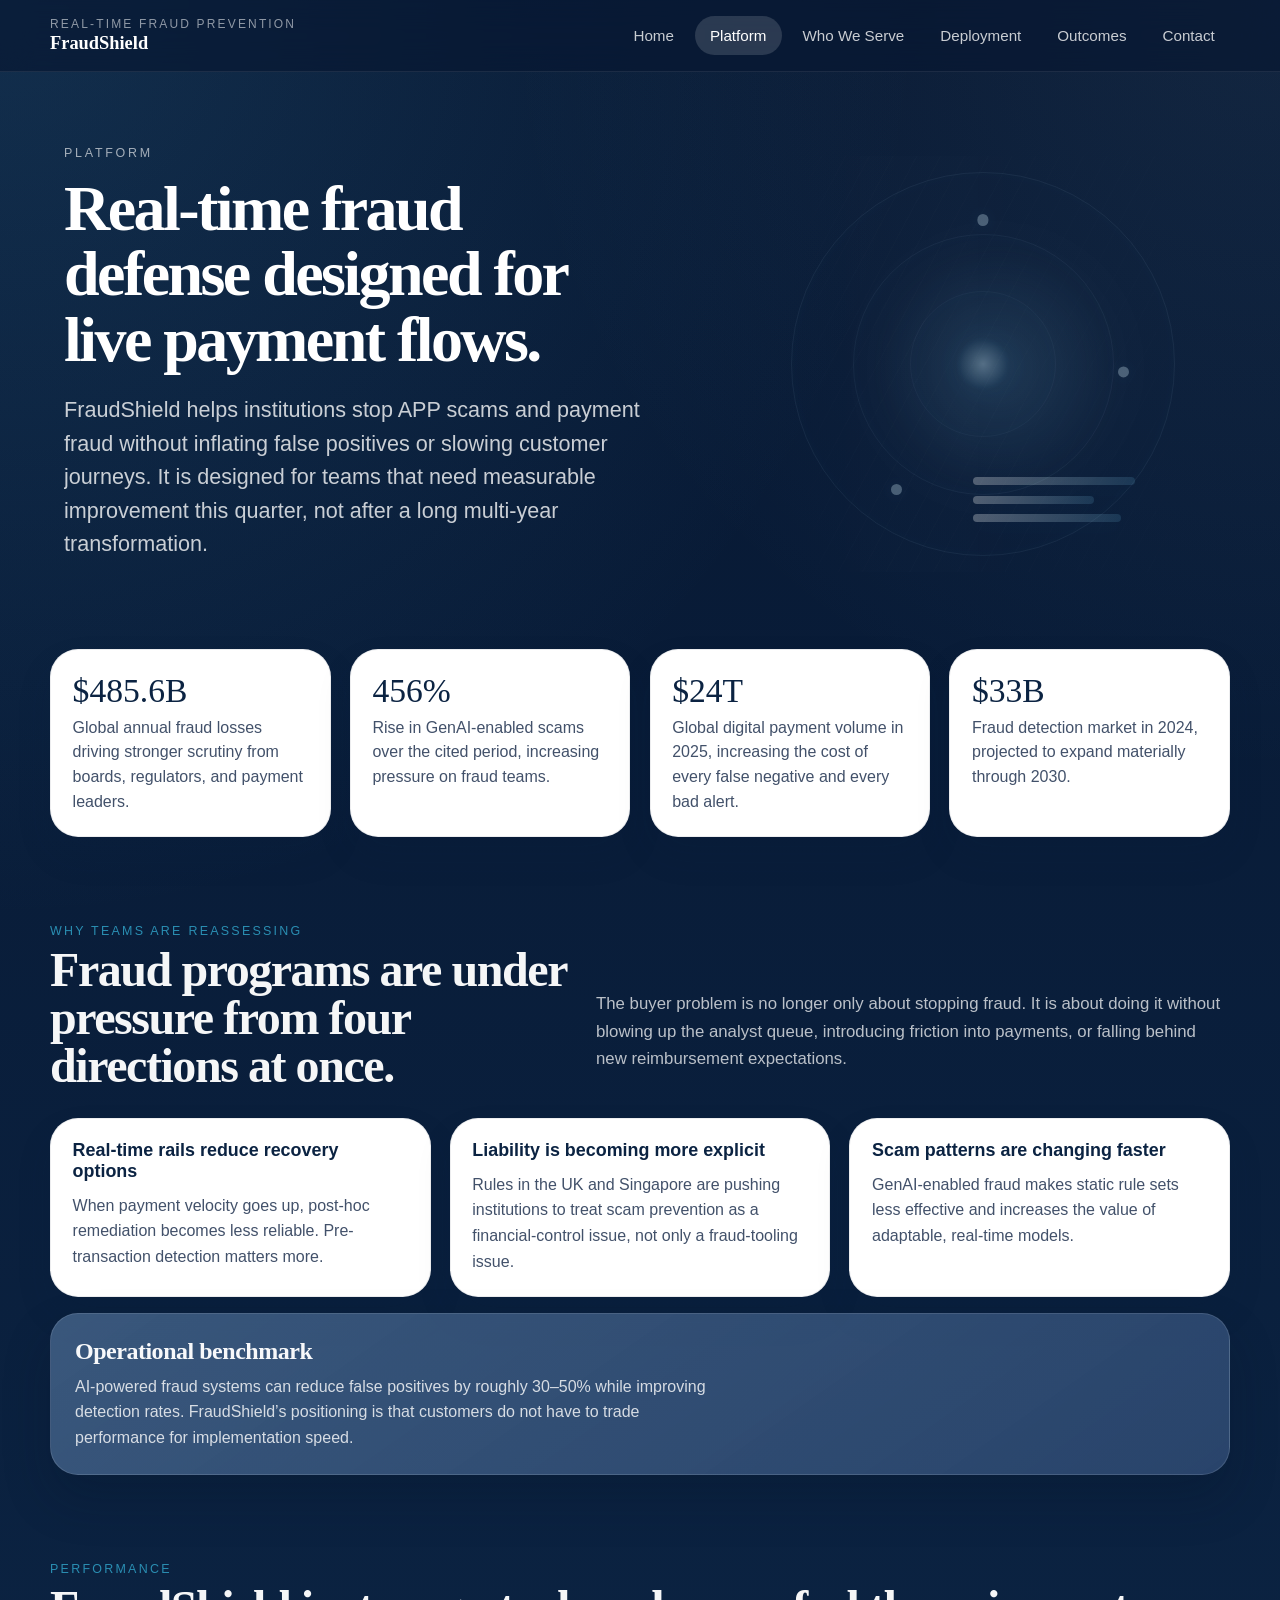
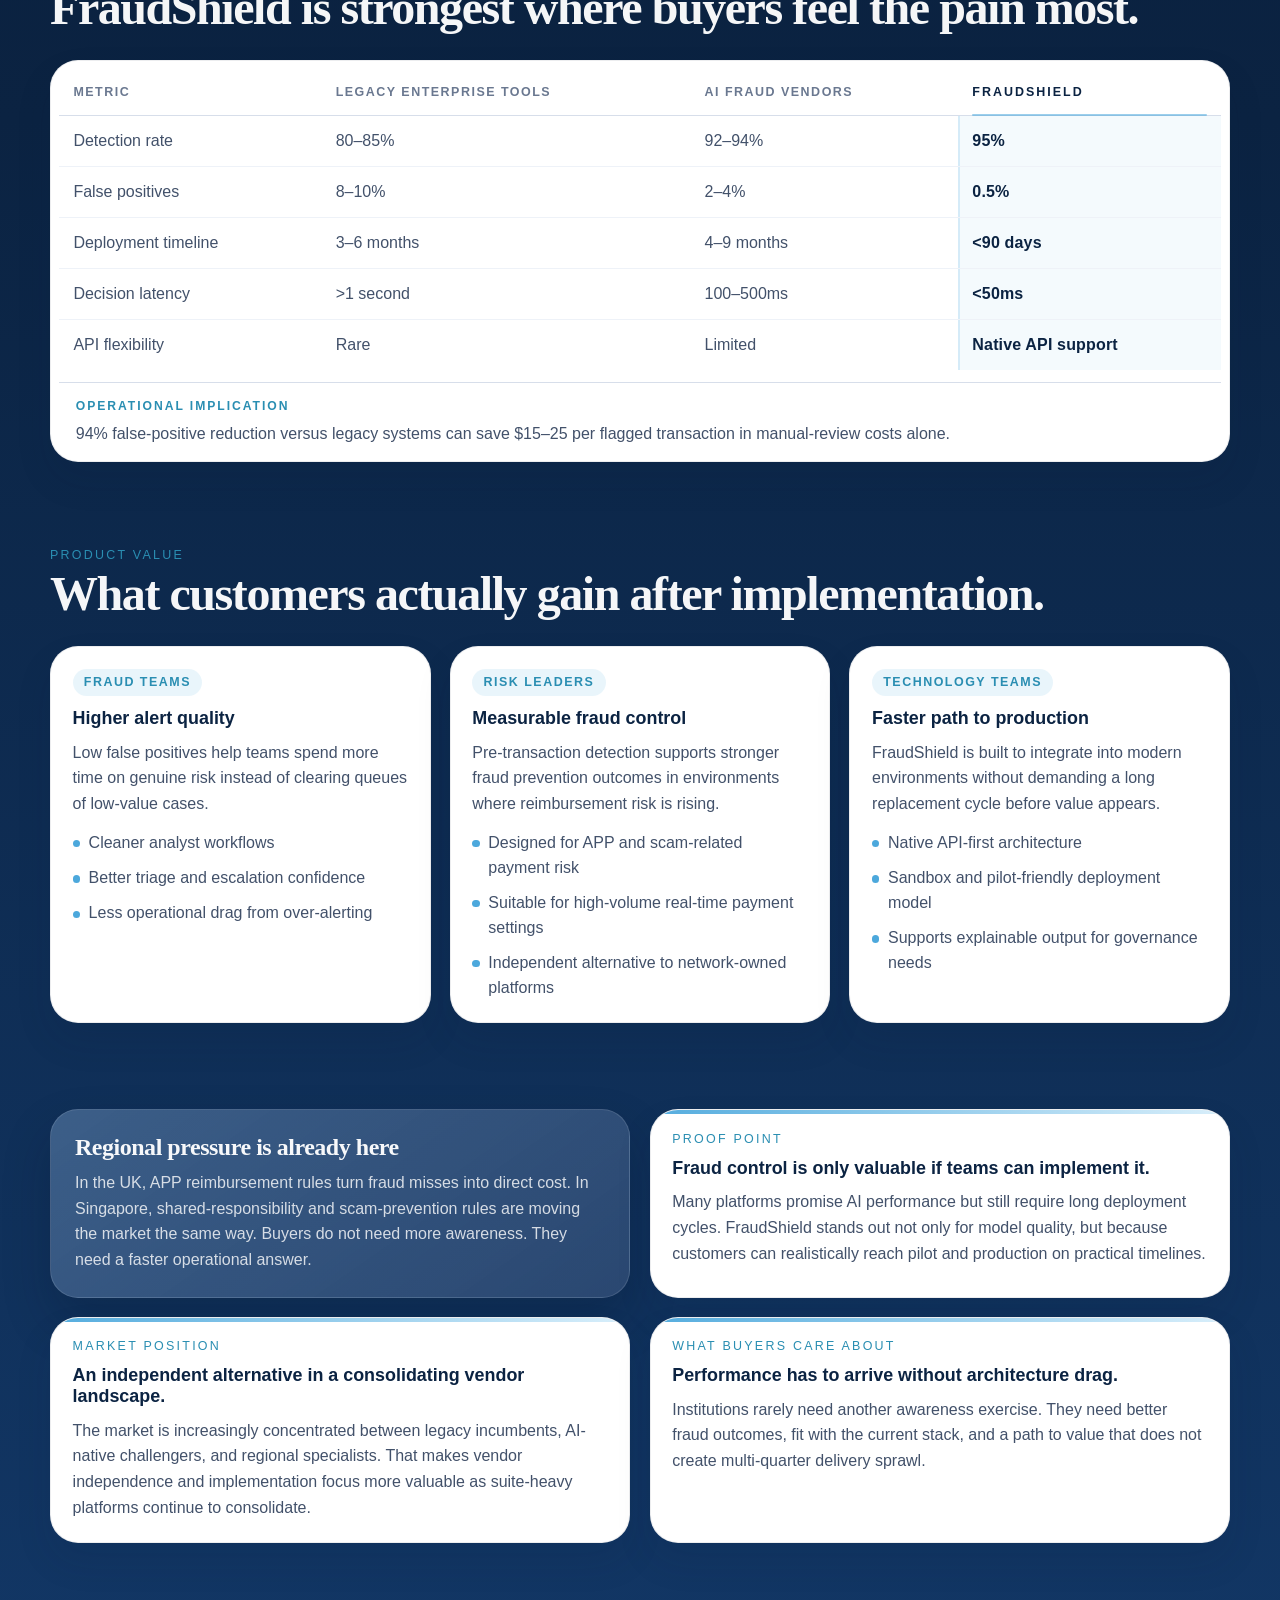
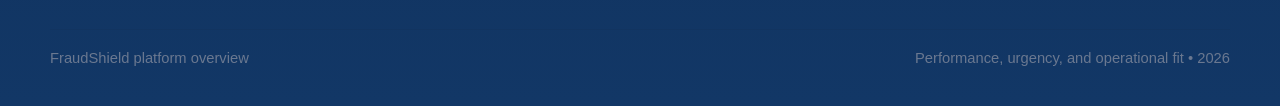
<file: opportunity.html>
<!DOCTYPE html>
<html lang="en">
  <head>
    <meta charset="UTF-8" />
    <meta name="viewport" content="width=device-width, initial-scale=1.0" />
    <title>Platform | FraudShield</title>
    <meta
      name="description"
      content="Explore the FraudShield platform: real-time fraud detection, low false positives, fast deployment, and explainable decisions for banks and payment platforms."
    />
    <link rel="stylesheet" href="assets/styles.css" />
    <script src="assets/app.js" defer></script>
  </head>
  <body>
    <header class="site-header">
      <div class="site-header__inner">
        <a class="brand" href="index.html">
          <span class="brand__eyebrow">Real-Time Fraud Prevention</span>
          <span class="brand__name">FraudShield</span>
        </a>
        <button class="menu-toggle" type="button" aria-expanded="false" aria-label="Open navigation" data-menu-toggle>
          <span></span>
        </button>
        <nav class="site-nav" data-menu>
          <a href="index.html" data-nav>Home</a>
          <a href="opportunity.html" data-nav>Platform</a>
          <a href="prioritization.html" data-nav>Who We Serve</a>
          <a href="execution.html" data-nav>Deployment</a>
          <a href="economics.html" data-nav>Outcomes</a>
          <a href="contact.html" data-nav>Contact</a>
        </nav>
      </div>
    </header>

    <main>
      <section class="page-hero page-hero--with-art">
        <div class="page-hero__content">
          <div class="eyebrow">Platform</div>
          <h1>Real-time fraud defense designed for live payment flows.</h1>
          <p class="page-hero__subtitle">
            FraudShield helps institutions stop APP scams and payment fraud without inflating false positives or slowing
            customer journeys. It is designed for teams that need measurable improvement this quarter, not after a long
            multi-year transformation.
          </p>
        </div>

        <aside class="page-hero__art" aria-hidden="true">
          <div class="signal-orbit">
            <span class="signal-orbit__ring signal-orbit__ring--outer"></span>
            <span class="signal-orbit__ring signal-orbit__ring--mid"></span>
            <span class="signal-orbit__ring signal-orbit__ring--inner"></span>
            <span class="signal-orbit__core"></span>
            <span class="signal-orbit__node signal-orbit__node--top"></span>
            <span class="signal-orbit__node signal-orbit__node--right"></span>
            <span class="signal-orbit__node signal-orbit__node--bottom"></span>
          </div>
          <div class="signal-traces">
            <span style="--trace-width: 72%; --trace-delay: 0s;"></span>
            <span style="--trace-width: 54%; --trace-delay: 0.35s;"></span>
            <span style="--trace-width: 66%; --trace-delay: 0.7s;"></span>
          </div>
        </aside>
      </section>

      <section class="section section--tight">
        <div class="stats-grid">
          <article class="surface-card reveal">
            <span class="stat-card__value">$485.6B</span>
            <div class="stat-card__label">Global annual fraud losses driving stronger scrutiny from boards, regulators, and payment leaders.</div>
          </article>
          <article class="surface-card reveal">
            <span class="stat-card__value">456%</span>
            <div class="stat-card__label">Rise in GenAI-enabled scams over the cited period, increasing pressure on fraud teams.</div>
          </article>
          <article class="surface-card reveal">
            <span class="stat-card__value">$24T</span>
            <div class="stat-card__label">Global digital payment volume in 2025, increasing the cost of every false negative and every bad alert.</div>
          </article>
          <article class="surface-card reveal">
            <span class="stat-card__value">$33B</span>
            <div class="stat-card__label">Fraud detection market in 2024, projected to expand materially through 2030.</div>
          </article>
        </div>
      </section>

      <section class="section">
        <div class="section__header reveal">
          <div>
            <div class="section__eyebrow">Why Teams Are Reassessing</div>
            <h2>Fraud programs are under pressure from four directions at once.</h2>
          </div>
          <p class="section__lead">
            The buyer problem is no longer only about stopping fraud. It is about doing it without blowing up the analyst
            queue, introducing friction into payments, or falling behind new reimbursement expectations.
          </p>
        </div>

        <div class="story-grid">
          <article class="insight-card reveal">
            <h3>Real-time rails reduce recovery options</h3>
            <p>When payment velocity goes up, post-hoc remediation becomes less reliable. Pre-transaction detection matters more.</p>
          </article>
          <article class="insight-card reveal">
            <h3>Liability is becoming more explicit</h3>
            <p>Rules in the UK and Singapore are pushing institutions to treat scam prevention as a financial-control issue, not only a fraud-tooling issue.</p>
          </article>
          <article class="insight-card reveal">
            <h3>Scam patterns are changing faster</h3>
            <p>GenAI-enabled fraud makes static rule sets less effective and increases the value of adaptable, real-time models.</p>
          </article>
        </div>

        <div class="quote-card reveal" style="margin-top: 1rem;">
          <strong>Operational benchmark</strong>
          <p>
            AI-powered fraud systems can reduce false positives by roughly 30–50% while improving detection rates.
            FraudShield’s positioning is that customers do not have to trade performance for implementation speed.
          </p>
        </div>
      </section>

      <section class="section">
        <div class="section__header reveal">
          <div>
            <div class="section__eyebrow">Performance</div>
            <h2>FraudShield is strongest where buyers feel the pain most.</h2>
          </div>
        </div>

        <div class="comparison-shell reveal">
          <table class="comparison-table">
            <thead>
              <tr>
                <th>Metric</th>
                <th>Legacy Enterprise Tools</th>
                <th>AI Fraud Vendors</th>
                <th class="comparison-table__fraudshield-head">FraudShield</th>
              </tr>
            </thead>
            <tbody>
              <tr>
                <td>Detection rate</td>
                <td>80–85%</td>
                <td>92–94%</td>
                <td class="comparison-table__fraudshield-cell"><strong>95%</strong></td>
              </tr>
              <tr>
                <td>False positives</td>
                <td>8–10%</td>
                <td>2–4%</td>
                <td class="comparison-table__fraudshield-cell"><strong>0.5%</strong></td>
              </tr>
              <tr>
                <td>Deployment timeline</td>
                <td>3–6 months</td>
                <td>4–9 months</td>
                <td class="comparison-table__fraudshield-cell"><strong>&lt;90 days</strong></td>
              </tr>
              <tr>
                <td>Decision latency</td>
                <td>&gt;1 second</td>
                <td>100–500ms</td>
                <td class="comparison-table__fraudshield-cell"><strong>&lt;50ms</strong></td>
              </tr>
              <tr>
                <td>API flexibility</td>
                <td>Rare</td>
                <td>Limited</td>
                <td class="comparison-table__fraudshield-cell"><strong>Native API support</strong></td>
              </tr>
            </tbody>
          </table>
          <div class="comparison-note">
            <span class="comparison-note__label">Operational implication</span>
            <p>94% false-positive reduction versus legacy systems can save $15–25 per flagged transaction in manual-review costs alone.</p>
          </div>
        </div>
      </section>

      <section class="section">
        <div class="section__header reveal">
          <div>
            <div class="section__eyebrow">Product Value</div>
            <h2>What customers actually gain after implementation.</h2>
          </div>
        </div>

        <div class="story-grid">
          <article class="story-card reveal">
            <div class="label-row">
              <span class="label label--bright">Fraud teams</span>
            </div>
            <h3>Higher alert quality</h3>
            <p>Low false positives help teams spend more time on genuine risk instead of clearing queues of low-value cases.</p>
            <ul class="bullet-list">
              <li>Cleaner analyst workflows</li>
              <li>Better triage and escalation confidence</li>
              <li>Less operational drag from over-alerting</li>
            </ul>
          </article>

          <article class="story-card reveal">
            <div class="label-row">
              <span class="label label--bright">Risk leaders</span>
            </div>
            <h3>Measurable fraud control</h3>
            <p>Pre-transaction detection supports stronger fraud prevention outcomes in environments where reimbursement risk is rising.</p>
            <ul class="bullet-list">
              <li>Designed for APP and scam-related payment risk</li>
              <li>Suitable for high-volume real-time payment settings</li>
              <li>Independent alternative to network-owned platforms</li>
            </ul>
          </article>

          <article class="story-card reveal">
            <div class="label-row">
              <span class="label label--bright">Technology teams</span>
            </div>
            <h3>Faster path to production</h3>
            <p>FraudShield is built to integrate into modern environments without demanding a long replacement cycle before value appears.</p>
            <ul class="bullet-list">
              <li>Native API-first architecture</li>
              <li>Sandbox and pilot-friendly deployment model</li>
              <li>Supports explainable output for governance needs</li>
            </ul>
          </article>
        </div>
      </section>

      <section class="section">
        <div class="insight-quad">
          <article class="quote-card insight-quad__card reveal">
            <strong>Regional pressure is already here</strong>
            <p>
              In the UK, APP reimbursement rules turn fraud misses into direct cost. In Singapore, shared-responsibility
              and scam-prevention rules are moving the market the same way. Buyers do not need more awareness. They
              need a faster operational answer.
            </p>
          </article>
          <article class="surface-card insight-quad__card insight-quad__card--accent reveal">
            <div class="section__eyebrow">Proof Point</div>
            <h3>Fraud control is only valuable if teams can implement it.</h3>
            <p>
              Many platforms promise AI performance but still require long deployment cycles. FraudShield stands out not
              only for model quality, but because customers can realistically reach pilot and production on practical timelines.
            </p>
          </article>
          <article class="surface-card insight-quad__card insight-quad__card--accent reveal">
            <div class="section__eyebrow">Market Position</div>
            <h3>An independent alternative in a consolidating vendor landscape.</h3>
            <p>
              The market is increasingly concentrated between legacy incumbents, AI-native challengers, and regional
              specialists. That makes vendor independence and implementation focus more valuable as suite-heavy
              platforms continue to consolidate.
            </p>
          </article>
          <article class="surface-card insight-quad__card insight-quad__card--accent reveal">
            <div class="section__eyebrow">What buyers care about</div>
            <h3>Performance has to arrive without architecture drag.</h3>
            <p>
              Institutions rarely need another awareness exercise. They need better fraud outcomes, fit with the current
              stack, and a path to value that does not create multi-quarter delivery sprawl.
            </p>
          </article>
        </div>
      </section>
    </main>

    <footer class="footer">
      <div class="footer__inner">
        <span>FraudShield platform overview</span>
        <span>Performance, urgency, and operational fit • <span data-year></span></span>
      </div>
    </footer>
  </body>
</html>
</file>
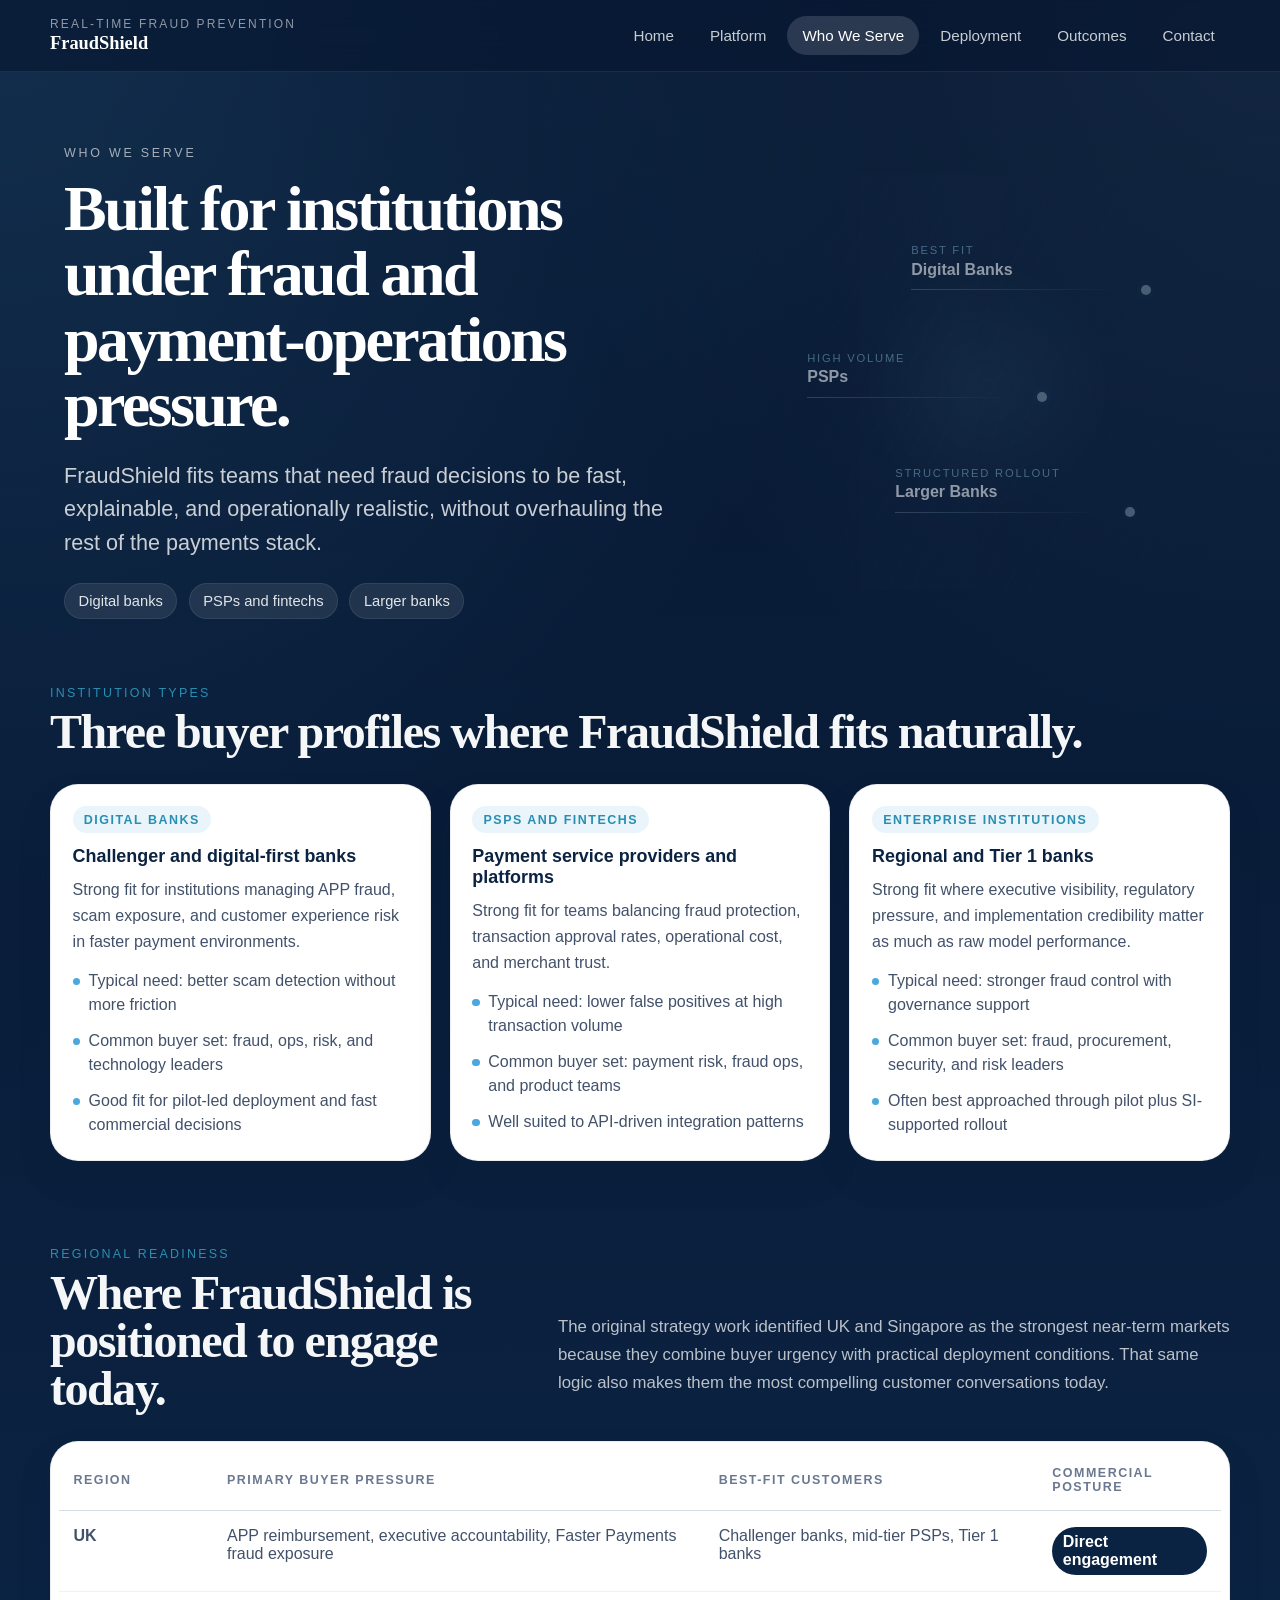
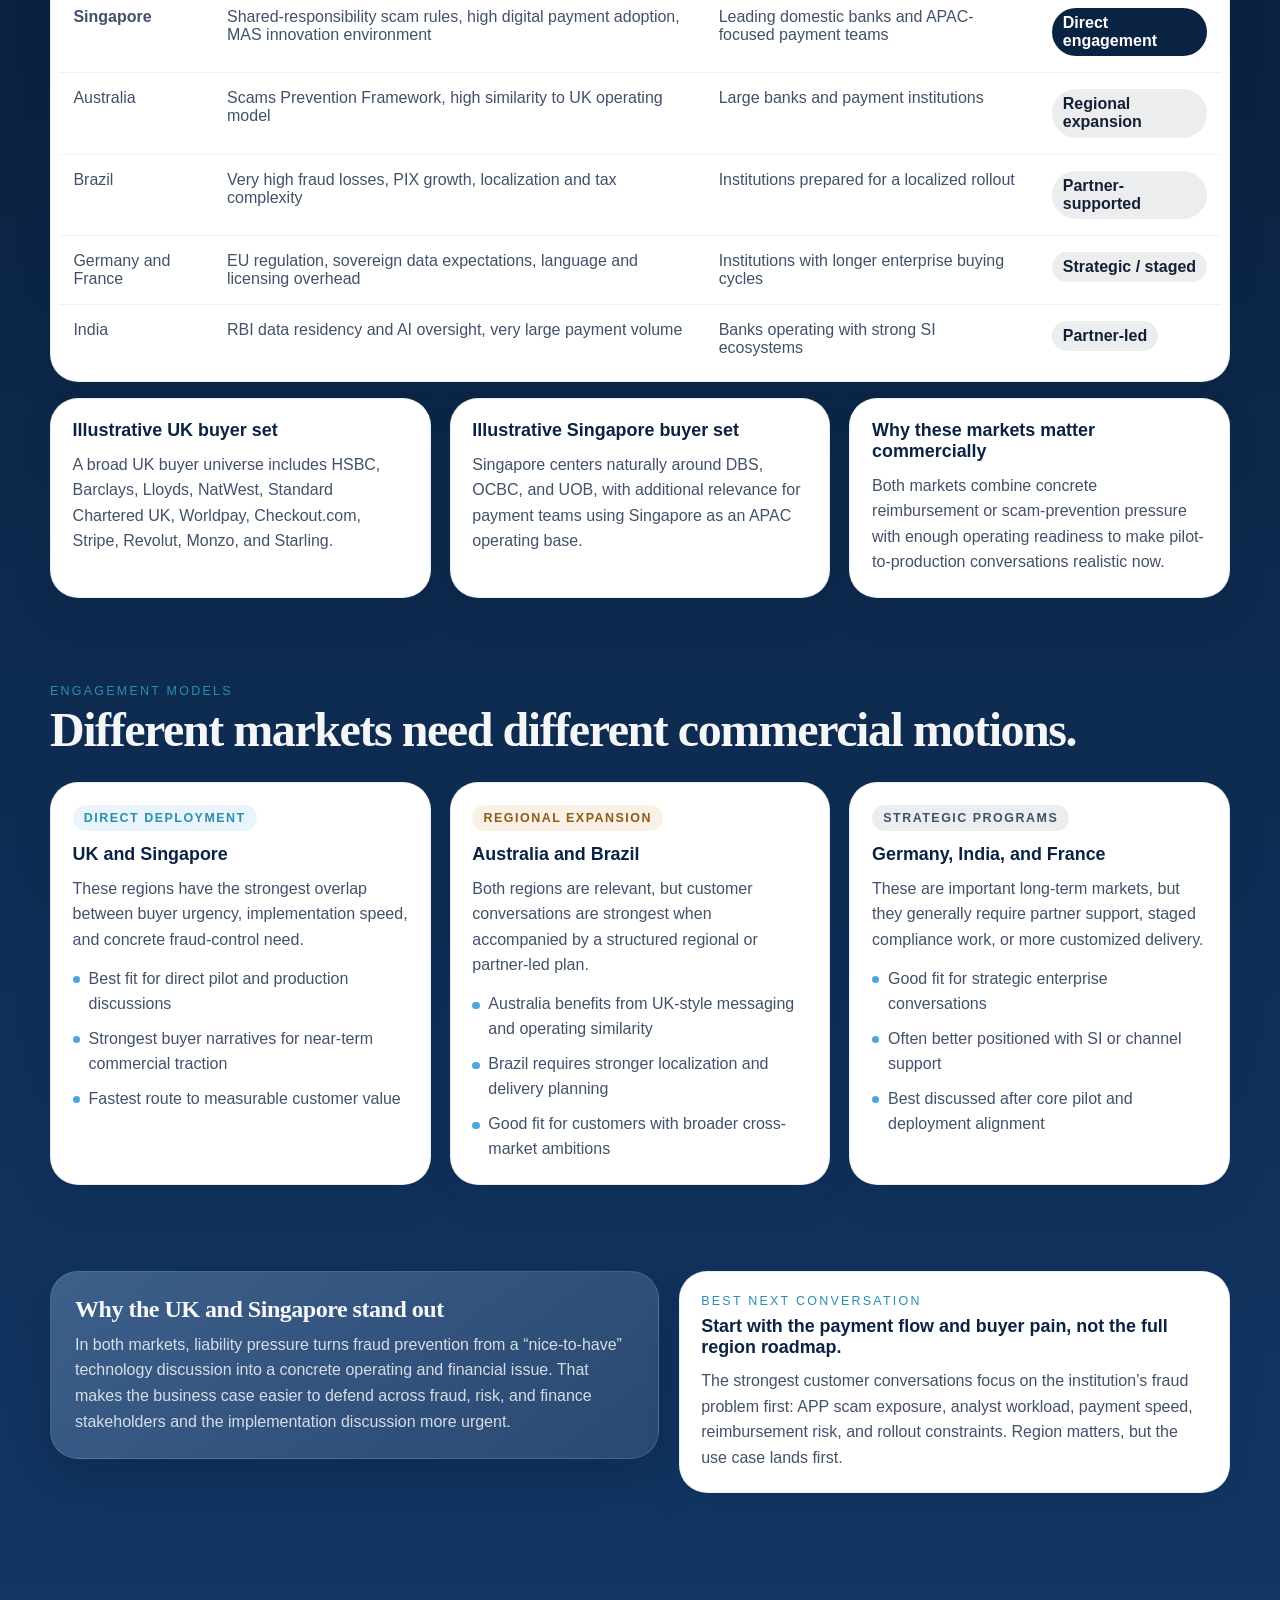
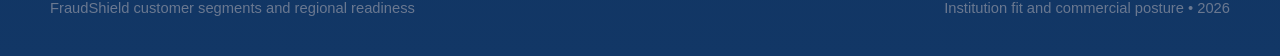
<file: prioritization.html>
<!DOCTYPE html>
<html lang="en">
  <head>
    <meta charset="UTF-8" />
    <meta name="viewport" content="width=device-width, initial-scale=1.0" />
    <title>Who We Serve | FraudShield</title>
    <meta
      name="description"
      content="See which institutions and regions FraudShield serves best, from UK banks and PSPs to Singapore payment leaders and partner-led expansion markets."
    />
    <link rel="stylesheet" href="assets/styles.css" />
    <script src="assets/app.js" defer></script>
  </head>
  <body>
    <header class="site-header">
      <div class="site-header__inner">
        <a class="brand" href="index.html">
          <span class="brand__eyebrow">Real-Time Fraud Prevention</span>
          <span class="brand__name">FraudShield</span>
        </a>
        <button class="menu-toggle" type="button" aria-expanded="false" aria-label="Open navigation" data-menu-toggle>
          <span></span>
        </button>
        <nav class="site-nav" data-menu>
          <a href="index.html" data-nav>Home</a>
          <a href="opportunity.html" data-nav>Platform</a>
          <a href="prioritization.html" data-nav>Who We Serve</a>
          <a href="execution.html" data-nav>Deployment</a>
          <a href="economics.html" data-nav>Outcomes</a>
          <a href="contact.html" data-nav>Contact</a>
        </nav>
      </div>
    </header>

    <main>
      <section class="page-hero page-hero--with-art">
        <div class="page-hero__content">
          <div class="eyebrow">Who We Serve</div>
          <h1>Built for institutions under fraud and payment-operations pressure.</h1>
          <p class="page-hero__subtitle">
            FraudShield fits teams that need fraud decisions to be fast, explainable, and operationally realistic,
            without overhauling the rest of the payments stack.
          </p>
          <div class="chip-row">
            <span class="chip">Digital banks</span>
            <span class="chip">PSPs and fintechs</span>
            <span class="chip">Larger banks</span>
          </div>
        </div>

        <aside class="page-hero__art page-hero__art--segments" aria-hidden="true">
          <div class="segment-map">
            <div class="segment-map__row segment-map__row--top">
              <span class="segment-map__meta">Best fit</span>
              <strong>Digital Banks</strong>
              <span class="segment-map__line"></span>
            </div>
            <div class="segment-map__row segment-map__row--mid">
              <span class="segment-map__meta">High volume</span>
              <strong>PSPs</strong>
              <span class="segment-map__line"></span>
            </div>
            <div class="segment-map__row segment-map__row--base">
              <span class="segment-map__meta">Structured rollout</span>
              <strong>Larger Banks</strong>
              <span class="segment-map__line"></span>
            </div>
          </div>
        </aside>
      </section>

      <section class="section">
        <div class="section__header reveal">
          <div>
            <div class="section__eyebrow">Institution Types</div>
            <h2>Three buyer profiles where FraudShield fits naturally.</h2>
          </div>
        </div>

        <div class="story-grid">
          <article class="story-card reveal">
            <div class="label-row">
              <span class="label label--bright">Digital Banks</span>
            </div>
            <h3>Challenger and digital-first banks</h3>
            <p>Strong fit for institutions managing APP fraud, scam exposure, and customer experience risk in faster payment environments.</p>
            <ul class="bullet-list">
              <li>Typical need: better scam detection without more friction</li>
              <li>Common buyer set: fraud, ops, risk, and technology leaders</li>
              <li>Good fit for pilot-led deployment and fast commercial decisions</li>
            </ul>
          </article>

          <article class="story-card reveal">
            <div class="label-row">
              <span class="label label--bright">PSPs and Fintechs</span>
            </div>
            <h3>Payment service providers and platforms</h3>
            <p>Strong fit for teams balancing fraud protection, transaction approval rates, operational cost, and merchant trust.</p>
            <ul class="bullet-list">
              <li>Typical need: lower false positives at high transaction volume</li>
              <li>Common buyer set: payment risk, fraud ops, and product teams</li>
              <li>Well suited to API-driven integration patterns</li>
            </ul>
          </article>

          <article class="story-card reveal">
            <div class="label-row">
              <span class="label label--bright">Enterprise Institutions</span>
            </div>
            <h3>Regional and Tier 1 banks</h3>
            <p>Strong fit where executive visibility, regulatory pressure, and implementation credibility matter as much as raw model performance.</p>
            <ul class="bullet-list">
              <li>Typical need: stronger fraud control with governance support</li>
              <li>Common buyer set: fraud, procurement, security, and risk leaders</li>
              <li>Often best approached through pilot plus SI-supported rollout</li>
            </ul>
          </article>
        </div>
      </section>

      <section class="section">
        <div class="section__header reveal">
          <div>
            <div class="section__eyebrow">Regional Readiness</div>
            <h2>Where FraudShield is positioned to engage today.</h2>
          </div>
          <p class="section__lead">
            The original strategy work identified UK and Singapore as the strongest near-term markets because they combine
            buyer urgency with practical deployment conditions. That same logic also makes them the most compelling
            customer conversations today.
          </p>
        </div>

        <div class="table-shell reveal">
          <table>
            <thead>
              <tr>
                <th>Region</th>
                <th>Primary buyer pressure</th>
                <th>Best-fit customers</th>
                <th>Commercial posture</th>
              </tr>
            </thead>
            <tbody>
              <tr>
                <td><strong>UK</strong></td>
                <td>APP reimbursement, executive accountability, Faster Payments fraud exposure</td>
                <td>Challenger banks, mid-tier PSPs, Tier 1 banks</td>
                <td><span class="table-score">Direct engagement</span></td>
              </tr>
              <tr>
                <td><strong>Singapore</strong></td>
                <td>Shared-responsibility scam rules, high digital payment adoption, MAS innovation environment</td>
                <td>Leading domestic banks and APAC-focused payment teams</td>
                <td><span class="table-score">Direct engagement</span></td>
              </tr>
              <tr>
                <td>Australia</td>
                <td>Scams Prevention Framework, high similarity to UK operating model</td>
                <td>Large banks and payment institutions</td>
                <td><span class="table-score table-score--soft">Regional expansion</span></td>
              </tr>
              <tr>
                <td>Brazil</td>
                <td>Very high fraud losses, PIX growth, localization and tax complexity</td>
                <td>Institutions prepared for a localized rollout</td>
                <td><span class="table-score table-score--soft">Partner-supported</span></td>
              </tr>
              <tr>
                <td>Germany and France</td>
                <td>EU regulation, sovereign data expectations, language and licensing overhead</td>
                <td>Institutions with longer enterprise buying cycles</td>
                <td><span class="table-score table-score--soft">Strategic / staged</span></td>
              </tr>
              <tr>
                <td>India</td>
                <td>RBI data residency and AI oversight, very large payment volume</td>
                <td>Banks operating with strong SI ecosystems</td>
                <td><span class="table-score table-score--soft">Partner-led</span></td>
              </tr>
            </tbody>
          </table>
        </div>

        <div class="story-grid" style="margin-top: 1rem;">
          <article class="insight-card reveal">
            <h3>Illustrative UK buyer set</h3>
            <p>
              A broad UK buyer universe includes HSBC, Barclays, Lloyds, NatWest, Standard Chartered UK, Worldpay,
              Checkout.com, Stripe, Revolut, Monzo, and Starling.
            </p>
          </article>
          <article class="insight-card reveal">
            <h3>Illustrative Singapore buyer set</h3>
            <p>
              Singapore centers naturally around DBS, OCBC, and UOB, with additional relevance for payment teams using
              Singapore as an APAC operating base.
            </p>
          </article>
          <article class="insight-card reveal">
            <h3>Why these markets matter commercially</h3>
            <p>
              Both markets combine concrete reimbursement or scam-prevention pressure with enough operating readiness to
              make pilot-to-production conversations realistic now.
            </p>
          </article>
        </div>
      </section>

      <section class="section">
        <div class="section__header reveal">
          <div>
            <div class="section__eyebrow">Engagement Models</div>
            <h2>Different markets need different commercial motions.</h2>
          </div>
        </div>

        <div class="phase-grid">
          <article class="phase-card reveal">
            <div class="phase-chip-row">
              <span class="phase-chip phase-chip--phase1">Direct Deployment</span>
            </div>
            <h3>UK and Singapore</h3>
            <p>These regions have the strongest overlap between buyer urgency, implementation speed, and concrete fraud-control need.</p>
            <ul class="bullet-list">
              <li>Best fit for direct pilot and production discussions</li>
              <li>Strongest buyer narratives for near-term commercial traction</li>
              <li>Fastest route to measurable customer value</li>
            </ul>
          </article>

          <article class="phase-card reveal">
            <div class="phase-chip-row">
              <span class="phase-chip phase-chip--phase2">Regional Expansion</span>
            </div>
            <h3>Australia and Brazil</h3>
            <p>Both regions are relevant, but customer conversations are strongest when accompanied by a structured regional or partner-led plan.</p>
            <ul class="bullet-list">
              <li>Australia benefits from UK-style messaging and operating similarity</li>
              <li>Brazil requires stronger localization and delivery planning</li>
              <li>Good fit for customers with broader cross-market ambitions</li>
            </ul>
          </article>

          <article class="phase-card reveal">
            <div class="phase-chip-row">
              <span class="phase-chip phase-chip--phase3">Strategic Programs</span>
            </div>
            <h3>Germany, India, and France</h3>
            <p>These are important long-term markets, but they generally require partner support, staged compliance work, or more customized delivery.</p>
            <ul class="bullet-list">
              <li>Good fit for strategic enterprise conversations</li>
              <li>Often better positioned with SI or channel support</li>
              <li>Best discussed after core pilot and deployment alignment</li>
            </ul>
          </article>
        </div>
      </section>

      <section class="section">
        <div class="dual-grid">
          <article class="quote-card reveal">
            <strong>Why the UK and Singapore stand out</strong>
            <p>
              In both markets, liability pressure turns fraud prevention from a “nice-to-have” technology discussion into a concrete operating and financial issue. That makes the business case easier to defend across fraud, risk, and finance stakeholders and the implementation discussion more urgent.
            </p>
          </article>
          <article class="surface-card reveal">
            <div class="section__eyebrow">Best next conversation</div>
            <h3>Start with the payment flow and buyer pain, not the full region roadmap.</h3>
            <p>
              The strongest customer conversations focus on the institution’s fraud problem first: APP scam exposure,
              analyst workload, payment speed, reimbursement risk, and rollout constraints. Region matters, but the use
              case lands first.
            </p>
          </article>
        </div>
      </section>
    </main>

    <footer class="footer">
      <div class="footer__inner">
        <span>FraudShield customer segments and regional readiness</span>
        <span>Institution fit and commercial posture • <span data-year></span></span>
      </div>
    </footer>
  </body>
</html>
</file>
<file: assets/styles.css>
:root {
  --navy-950: #081a32;
  --navy-900: #0b2342;
  --navy-800: #123766;
  --sky-500: #4ca8dc;
  --sky-300: #9bd4f3;
  --teal-400: #2a8eb2;
  --sand-100: #f2e6cc;
  --sand-200: #e8d8b2;
  --gold-500: #c98933;
  --slate-900: #132033;
  --slate-700: #42516a;
  --slate-500: #6a7890;
  --slate-300: #b7c2d4;
  --slate-200: #d7deea;
  --slate-100: #eef2f8;
  --white: #ffffff;
  --shadow-lg: 0 30px 70px rgba(8, 26, 50, 0.18);
  --shadow-md: 0 18px 36px rgba(12, 30, 57, 0.1);
  --radius-lg: 28px;
  --radius-md: 18px;
  --radius-sm: 12px;
  --content-width: min(1180px, calc(100vw - 2.4rem));
  --serif: "Iowan Old Style", "Palatino Linotype", "Book Antiqua", Georgia, serif;
  --sans: "Avenir Next", "Segoe UI", "Helvetica Neue", Helvetica, sans-serif;
}

*,
*::before,
*::after {
  box-sizing: border-box;
}

html {
  scroll-behavior: smooth;
}

body {
  margin: 0;
  font-family: var(--sans);
  color: var(--slate-900);
  background:
    radial-gradient(circle at top left, rgba(76, 168, 220, 0.16), transparent 26%),
    radial-gradient(circle at top right, rgba(155, 212, 243, 0.08), transparent 22%),
    linear-gradient(180deg, #071731 0, #0b2342 52%, #123766 100%);
  min-height: 100vh;
}

body.menu-open {
  overflow: hidden;
}

a {
  color: inherit;
  text-decoration: none;
}

img {
  max-width: 100%;
  display: block;
}

button {
  font: inherit;
}

.site-header {
  position: sticky;
  top: 0;
  z-index: 20;
  padding: 1rem 0;
  backdrop-filter: blur(16px);
  background: rgba(7, 23, 49, 0.64);
  border-bottom: 1px solid rgba(255, 255, 255, 0.08);
}

.site-header__inner,
.section,
.footer__inner {
  width: var(--content-width);
  margin: 0 auto;
}

.site-header__inner {
  display: flex;
  align-items: center;
  justify-content: space-between;
  gap: 1rem;
}

.brand {
  display: flex;
  flex-direction: column;
  gap: 0.1rem;
  color: var(--white);
}

.brand__eyebrow {
  font-size: 0.75rem;
  letter-spacing: 0.18em;
  text-transform: uppercase;
  color: rgba(255, 255, 255, 0.55);
}

.brand__name {
  font-family: var(--serif);
  font-size: 1.15rem;
  font-weight: 700;
}

.site-nav {
  display: flex;
  align-items: center;
  gap: 0.35rem;
}

.site-nav a {
  color: rgba(255, 255, 255, 0.78);
  padding: 0.7rem 0.95rem;
  border-radius: 999px;
  transition: background-color 180ms ease, color 180ms ease, transform 180ms ease;
  font-size: 0.95rem;
}

.site-nav a:hover,
.site-nav a.is-active {
  background: rgba(255, 255, 255, 0.14);
  color: var(--white);
}

.site-nav a:hover {
  transform: translateY(-1px);
}

.menu-toggle {
  display: none;
  border: 0;
  background: rgba(255, 255, 255, 0.1);
  color: var(--white);
  width: 2.9rem;
  height: 2.9rem;
  border-radius: 999px;
  align-items: center;
  justify-content: center;
  cursor: pointer;
}

.menu-toggle span,
.menu-toggle span::before,
.menu-toggle span::after {
  display: block;
  width: 1.2rem;
  height: 2px;
  background: currentColor;
  position: relative;
  border-radius: 999px;
  transition: transform 180ms ease, opacity 180ms ease;
}

.menu-toggle span::before,
.menu-toggle span::after {
  content: "";
  position: absolute;
  left: 0;
}

.menu-toggle span::before {
  top: -0.38rem;
}

.menu-toggle span::after {
  top: 0.38rem;
}

.menu-toggle[aria-expanded="true"] span {
  background: transparent;
}

.menu-toggle[aria-expanded="true"] span::before {
  transform: translateY(0.38rem) rotate(45deg);
}

.menu-toggle[aria-expanded="true"] span::after {
  transform: translateY(-0.38rem) rotate(-45deg);
}

main {
  display: block;
}

.hero,
.page-hero {
  width: var(--content-width);
  margin: 0 auto;
  color: var(--white);
  position: relative;
  overflow: clip;
}

.hero {
  display: grid;
  grid-template-columns: minmax(0, 1.1fr) minmax(18rem, 0.9fr);
  gap: 2rem;
  padding: 5.2rem 0 4.2rem;
  align-items: start;
  isolation: isolate;
}

.hero::before {
  content: "";
  position: absolute;
  inset: 0;
  pointer-events: none;
  background:
    linear-gradient(90deg, rgba(255, 255, 255, 0.04), transparent 30%),
    repeating-linear-gradient(
      115deg,
      transparent 0,
      transparent 18px,
      rgba(255, 255, 255, 0.035) 18px,
      rgba(255, 255, 255, 0.035) 19px
    );
  mask-image: linear-gradient(180deg, rgba(0, 0, 0, 0.7), transparent 80%);
  opacity: 0.6;
}

.hero > * {
  position: relative;
  z-index: 1;
}

.page-hero {
  padding: 4.6rem 0 3.2rem;
  display: grid;
  gap: 1.3rem;
  max-width: 72rem;
}

.page-hero--with-art {
  grid-template-columns: minmax(0, 1fr) minmax(18rem, 0.72fr);
  align-items: center;
  gap: 2.5rem;
}

.page-hero__content {
  position: relative;
  z-index: 1;
}

.page-hero__art {
  position: relative;
  min-height: 26rem;
  display: grid;
  place-items: center;
  pointer-events: none;
}

.page-hero__art::before {
  content: "";
  position: absolute;
  inset: 12% 6% 10% 12%;
  border-radius: 50%;
  background:
    radial-gradient(circle at center, rgba(123, 214, 255, 0.12), transparent 48%),
    radial-gradient(circle at center, rgba(255, 255, 255, 0.04), transparent 70%);
  filter: blur(8px);
  opacity: 0.85;
}

.page-hero__art::after {
  content: "";
  position: absolute;
  inset: 0;
  background:
    linear-gradient(90deg, transparent, rgba(255, 255, 255, 0.025) 35%, transparent 68%),
    repeating-linear-gradient(
      118deg,
      transparent 0,
      transparent 20px,
      rgba(255, 255, 255, 0.025) 20px,
      rgba(255, 255, 255, 0.025) 21px
    );
  mask-image: linear-gradient(90deg, transparent 6%, rgba(0, 0, 0, 0.9) 24%, rgba(0, 0, 0, 0.9) 80%, transparent);
  opacity: 0.35;
}

.signal-orbit {
  position: relative;
  width: min(24rem, 100%);
  aspect-ratio: 1;
  opacity: 0.55;
}

.signal-orbit__ring,
.signal-orbit__core,
.signal-orbit__node {
  position: absolute;
  border-radius: 50%;
}

.signal-orbit__ring {
  inset: 0;
  border: 1px solid rgba(189, 227, 255, 0.12);
  box-shadow: inset 0 0 28px rgba(123, 214, 255, 0.03);
}

.signal-orbit__ring--mid {
  inset: 16%;
  border-color: rgba(189, 227, 255, 0.1);
}

.signal-orbit__ring--inner {
  inset: 31%;
  border-color: rgba(189, 227, 255, 0.08);
}

.signal-orbit__core {
  inset: 43%;
  background:
    radial-gradient(circle, rgba(215, 243, 255, 0.55), rgba(123, 214, 255, 0.08) 62%, transparent 76%);
  box-shadow: 0 0 36px rgba(123, 214, 255, 0.08);
}

.signal-orbit__node {
  width: 0.7rem;
  height: 0.7rem;
  background: rgba(215, 243, 255, 0.55);
  box-shadow: 0 0 16px rgba(123, 214, 255, 0.16);
}

.signal-orbit__node--top {
  top: 11%;
  left: 50%;
  transform: translateX(-50%);
}

.signal-orbit__node--right {
  right: 12%;
  top: 52%;
  transform: translateY(-50%);
}

.signal-orbit__node--bottom {
  bottom: 16%;
  left: 26%;
}

.signal-traces {
  position: absolute;
  right: 4%;
  bottom: 12%;
  width: min(14rem, 62%);
  display: grid;
  gap: 0.65rem;
  opacity: 0.52;
}

.signal-traces span {
  display: block;
  width: var(--trace-width);
  height: 0.5rem;
  border-radius: 999px;
  background: linear-gradient(90deg, rgba(255, 255, 255, 0.55), rgba(123, 214, 255, 0.26));
  box-shadow: 0 6px 18px rgba(123, 214, 255, 0.06);
  animation: signal-trace-pulse 6s ease-in-out infinite;
  animation-delay: var(--trace-delay);
}

.page-hero__art--segments::before {
  inset: 12% 10% 10% 12%;
  opacity: 0.32;
}

.segment-map {
  position: relative;
  width: min(25rem, 100%);
  min-height: 24rem;
  opacity: 0.68;
}

.segment-map__row {
  position: absolute;
  width: 15rem;
  display: grid;
  gap: 0.3rem;
}

.segment-map__meta {
  color: rgba(155, 212, 243, 0.6);
  font-size: 0.7rem;
  letter-spacing: 0.16em;
  text-transform: uppercase;
}

.segment-map__row strong {
  color: rgba(255, 255, 255, 0.8);
  font-size: 1rem;
  font-weight: 600;
}

.segment-map__line {
  position: relative;
  display: block;
  width: 100%;
  height: 1px;
  margin-top: 0.35rem;
  background: linear-gradient(90deg, rgba(189, 227, 255, 0.28), transparent 88%);
}

.segment-map__line::after {
  content: "";
  position: absolute;
  right: 0;
  top: 50%;
  width: 0.62rem;
  height: 0.62rem;
  border-radius: 50%;
  background: rgba(217, 245, 255, 0.42);
  transform: translateY(-50%);
  box-shadow: 0 0 10px rgba(123, 214, 255, 0.1);
}

.segment-map__row--top {
  top: 14%;
  right: 8%;
}

.segment-map__row--mid {
  top: 42%;
  left: 6%;
}

.segment-map__row--base {
  right: 12%;
  bottom: 16%;
}

.page-hero__art--stages::before {
  inset: 14% 8% 12% 10%;
  opacity: 0.58;
}

.stage-flow {
  position: relative;
  width: min(26rem, 100%);
  min-height: 22rem;
  opacity: 0.56;
}

.stage-flow__card,
.stage-flow__connector {
  position: absolute;
}

.stage-flow__card {
  width: 11rem;
  padding: 0.95rem 1rem;
  border-radius: 1.15rem;
  background:
    linear-gradient(180deg, rgba(255, 255, 255, 0.08), rgba(255, 255, 255, 0.03));
  border: 1px solid rgba(189, 227, 255, 0.12);
  box-shadow: inset 0 0 24px rgba(123, 214, 255, 0.03);
  backdrop-filter: blur(6px);
}

.stage-flow__card::after {
  content: "";
  position: absolute;
  inset: auto 1rem 0.8rem 1rem;
  height: 2px;
  border-radius: 999px;
  background: linear-gradient(90deg, rgba(123, 214, 255, 0.45), rgba(255, 255, 255, 0.08));
}

.stage-flow__step {
  display: block;
  margin-bottom: 0.45rem;
  color: rgba(155, 212, 243, 0.72);
  font-size: 0.72rem;
  letter-spacing: 0.16em;
  text-transform: uppercase;
}

.stage-flow__title {
  display: block;
  color: rgba(255, 255, 255, 0.86);
  font-weight: 600;
  letter-spacing: 0.01em;
}

.stage-flow__card--one {
  left: 2%;
  top: 11%;
}

.stage-flow__card--two {
  right: 8%;
  top: 34%;
}

.stage-flow__card--three {
  left: 20%;
  bottom: 8%;
}

.stage-flow__connector {
  height: 1px;
  background: linear-gradient(90deg, rgba(189, 227, 255, 0.22), transparent 86%);
  transform-origin: 0 0;
}

.stage-flow__connector--one {
  left: 35%;
  top: 27%;
  width: 8.8rem;
  transform: rotate(24deg);
}

.stage-flow__connector--two {
  left: 41%;
  top: 66%;
  width: 9.1rem;
  transform: rotate(-30deg);
}

.page-hero__art--target::before {
  inset: 11% 10% 11% 10%;
  opacity: 0.42;
}

.target-mark {
  position: relative;
  width: min(25rem, 100%);
  aspect-ratio: 1;
  opacity: 0.5;
}

.target-mark__ring,
.target-mark__crosshair,
.target-mark__core,
.target-mark__accent {
  position: absolute;
}

.target-mark__ring {
  inset: 0;
  border-radius: 50%;
  border: 1px solid rgba(189, 227, 255, 0.1);
}

.target-mark__ring--mid {
  inset: 18%;
  border-color: rgba(189, 227, 255, 0.08);
}

.target-mark__ring--inner {
  inset: 36%;
  border-color: rgba(189, 227, 255, 0.07);
}

.target-mark__crosshair {
  background: linear-gradient(90deg, transparent, rgba(189, 227, 255, 0.14), transparent);
}

.target-mark__crosshair--x {
  left: 8%;
  right: 8%;
  top: 50%;
  height: 1px;
  transform: translateY(-50%);
}

.target-mark__crosshair--y {
  top: 8%;
  bottom: 8%;
  left: 50%;
  width: 1px;
  transform: translateX(-50%);
  background: linear-gradient(180deg, transparent, rgba(189, 227, 255, 0.14), transparent);
}

.target-mark__core {
  inset: 46.5%;
  border-radius: 50%;
  background:
    radial-gradient(circle, rgba(217, 245, 255, 0.52), rgba(123, 214, 255, 0.14) 58%, transparent 74%);
  box-shadow: 0 0 24px rgba(123, 214, 255, 0.08);
}

.target-mark__accent {
  border-radius: 999px;
  border: 1px solid rgba(123, 214, 255, 0.18);
  border-bottom-color: transparent;
  border-left-color: transparent;
}

.target-mark__accent--one {
  inset: 12%;
  transform: rotate(18deg);
}

.target-mark__accent--two {
  inset: 29%;
  transform: rotate(-22deg);
  opacity: 0.75;
}

.eyebrow {
  font-size: 0.78rem;
  text-transform: uppercase;
  letter-spacing: 0.22em;
  color: rgba(255, 255, 255, 0.62);
  margin-bottom: 1rem;
}

.hero h1,
.page-hero h1 {
  margin: 0;
  font-family: var(--serif);
  line-height: 0.98;
  letter-spacing: -0.04em;
}

.hero h1 {
  font-size: clamp(3rem, 7vw, 5.4rem);
  max-width: 11ch;
}

.hero__title {
  will-change: opacity, transform;
}

.js .reveal.is-visible .hero__title {
  animation: hero-title-fade 480ms ease-out 90ms both;
}

.page-hero h1 {
  font-size: clamp(2.8rem, 5vw, 4rem);
  line-height: 1.02;
  max-width: 16ch;
}

.hero__subtitle,
.page-hero__subtitle {
  font-size: clamp(1.1rem, 2vw, 1.35rem);
  max-width: 38rem;
  color: rgba(255, 255, 255, 0.78);
  line-height: 1.55;
}

@keyframes hero-title-fade {
  from {
    opacity: 0;
    transform: translateY(10px);
  }

  to {
    opacity: 1;
    transform: translateY(0);
  }
}

@keyframes signal-trace-pulse {
  0%,
  100% {
    opacity: 0.42;
    transform: translateX(0);
  }

  50% {
    opacity: 0.68;
    transform: translateX(4px);
  }
}

.hero__actions {
  margin-top: 2rem;
  display: flex;
  flex-wrap: wrap;
  gap: 0.9rem;
}

.button {
  display: inline-flex;
  align-items: center;
  justify-content: center;
  gap: 0.5rem;
  padding: 0.95rem 1.25rem;
  border-radius: 999px;
  font-weight: 600;
  transition: transform 180ms ease, box-shadow 180ms ease, background-color 180ms ease;
}

.button:hover {
  transform: translateY(-2px);
}

.button--primary {
  background: linear-gradient(135deg, var(--sky-500), #7dd1ff);
  color: var(--navy-950);
  box-shadow: 0 16px 30px rgba(76, 168, 220, 0.35);
}

.button--secondary {
  border: 1px solid rgba(255, 255, 255, 0.18);
  color: var(--white);
  background: rgba(255, 255, 255, 0.06);
}

.chip-row {
  display: flex;
  flex-wrap: wrap;
  gap: 0.7rem;
  margin-top: 1.5rem;
}

.chip {
  display: inline-flex;
  align-items: center;
  gap: 0.45rem;
  padding: 0.55rem 0.85rem;
  border-radius: 999px;
  background: rgba(255, 255, 255, 0.09);
  color: rgba(255, 255, 255, 0.87);
  border: 1px solid rgba(255, 255, 255, 0.08);
  font-size: 0.92rem;
  transition: transform 180ms ease, background-color 180ms ease, border-color 180ms ease;
}

.chip:hover {
  transform: translateY(-2px);
  background: rgba(255, 255, 255, 0.13);
  border-color: rgba(255, 255, 255, 0.18);
}

.hero-card,
.surface-card,
.quote-card,
.insight-card,
.market-card,
.phase-card,
.story-card,
.kpi-card,
.risk-card,
.timeline-card,
.data-card {
  background: var(--white);
  border: 1px solid rgba(19, 32, 51, 0.08);
  border-radius: var(--radius-lg);
  box-shadow: var(--shadow-md);
}

.hero-card {
  padding: 1.5rem;
  background:
    linear-gradient(180deg, rgba(255, 255, 255, 0.14), rgba(255, 255, 255, 0.05)),
    rgba(255, 255, 255, 0.08);
  border-color: rgba(255, 255, 255, 0.12);
  color: var(--white);
  box-shadow: 0 30px 60px rgba(5, 17, 36, 0.28);
  position: relative;
  overflow: hidden;
  transition: transform 220ms ease, box-shadow 220ms ease, border-color 220ms ease;
}

.hero-card::before {
  content: "";
  position: absolute;
  inset: 0;
  background:
    radial-gradient(circle at 20% 20%, rgba(123, 214, 255, 0.3), transparent 35%),
    linear-gradient(135deg, transparent 0, transparent 45%, rgba(255, 255, 255, 0.08) 45%, transparent 60%);
  pointer-events: none;
}

.hero-card__globe {
  position: absolute;
  width: 16rem;
  height: 16rem;
  border-radius: 50%;
  right: -4rem;
  top: -2rem;
  background:
    radial-gradient(circle at 35% 35%, rgba(255, 255, 255, 0.88), rgba(173, 212, 255, 0.46) 36%, rgba(89, 120, 169, 0.42) 64%, rgba(11, 35, 66, 0.08) 78%),
    radial-gradient(circle at 60% 75%, rgba(255, 255, 255, 0.3), transparent 40%);
  opacity: 0.7;
  filter: blur(0.4px);
}

.hero-card__grid {
  position: relative;
  display: grid;
  gap: 1rem;
}

.hero-card--interactive:hover {
  box-shadow: 0 36px 72px rgba(5, 17, 36, 0.34);
  border-color: rgba(255, 255, 255, 0.18);
}

.hero-card__label {
  font-size: 0.78rem;
  letter-spacing: 0.18em;
  text-transform: uppercase;
  color: rgba(255, 255, 255, 0.6);
}

.hero-card h2,
.section h2 {
  font-family: var(--serif);
  letter-spacing: -0.03em;
}

.hero-card h2 {
  margin: 0;
  font-size: 1.8rem;
  max-width: 12ch;
}

.hero-card p {
  margin: 0;
  line-height: 1.6;
  color: rgba(255, 255, 255, 0.8);
  max-width: 30rem;
}

.hero-card__metrics {
  display: grid;
  gap: 0.9rem;
  grid-template-columns: repeat(3, minmax(0, 1fr));
}

.mini-metric {
  padding: 1rem;
  border-radius: var(--radius-md);
  background: rgba(255, 255, 255, 0.08);
  border: 1px solid rgba(255, 255, 255, 0.1);
}

.mini-metric strong {
  display: block;
  font-size: 1.6rem;
  font-family: var(--serif);
  margin-bottom: 0.25rem;
}

.mini-metric span {
  color: rgba(255, 255, 255, 0.75);
  font-size: 0.92rem;
  line-height: 1.45;
}

.signal-tabs {
  display: inline-flex;
  gap: 0.45rem;
  padding: 0.35rem;
  border-radius: 999px;
  background: rgba(255, 255, 255, 0.08);
  border: 1px solid rgba(255, 255, 255, 0.1);
  width: fit-content;
}

.signal-tab {
  border: 0;
  background: transparent;
  color: rgba(255, 255, 255, 0.72);
  padding: 0.55rem 0.9rem;
  border-radius: 999px;
  font-size: 0.88rem;
  cursor: pointer;
  transition: background-color 180ms ease, color 180ms ease, transform 180ms ease;
}

.signal-tab:hover {
  color: var(--white);
}

.signal-tab.is-active {
  background: rgba(255, 255, 255, 0.14);
  color: var(--white);
}

.signal-panel {
  display: grid;
  gap: 1rem;
}

.signal-panel[hidden] {
  display: none;
}

.signal-bars {
  display: grid;
  gap: 0.65rem;
  margin-top: 0.2rem;
}

.signal-bars span {
  display: block;
  height: 0.7rem;
  width: var(--bar);
  border-radius: 999px;
  background:
    linear-gradient(90deg, rgba(255, 255, 255, 0.95), rgba(123, 214, 255, 0.7));
  box-shadow: 0 8px 18px rgba(123, 214, 255, 0.2);
}

.section {
  padding: 1rem 0 4.4rem;
}

.section__header {
  display: flex;
  justify-content: space-between;
  align-items: end;
  gap: 1rem;
  margin-bottom: 1.75rem;
}

.section__eyebrow {
  text-transform: uppercase;
  letter-spacing: 0.18em;
  font-size: 0.78rem;
  color: var(--teal-400);
  margin-bottom: 0.5rem;
}

.section h2 {
  margin: 0;
  font-size: clamp(2rem, 4vw, 3rem);
  line-height: 1;
  color: rgba(255, 255, 255, 0.96);
}

.section__lead {
  max-width: 42rem;
  color: rgba(255, 255, 255, 0.72);
  line-height: 1.65;
  font-size: 1.05rem;
}

.stats-grid,
.story-grid,
.market-grid,
.phase-grid,
.kpi-grid,
.risk-grid,
.link-grid,
.dual-grid,
.insight-quad {
  display: grid;
  gap: 1.2rem;
}

.stats-grid {
  grid-template-columns: repeat(4, minmax(0, 1fr));
}

.story-grid,
.market-grid,
.phase-grid,
.kpi-grid {
  grid-template-columns: repeat(3, minmax(0, 1fr));
}

.risk-grid,
.link-grid {
  grid-template-columns: repeat(2, minmax(0, 1fr));
}

.insight-quad {
  grid-template-columns: repeat(2, minmax(0, 1fr));
  align-items: stretch;
}

.dual-grid {
  grid-template-columns: minmax(0, 1.05fr) minmax(0, 0.95fr);
  align-items: start;
}

.insight-quad__card {
  height: 100%;
}

.insight-quad__card--accent {
  position: relative;
  overflow: hidden;
}

.insight-quad__card--accent::before {
  content: "";
  position: absolute;
  inset: 0 0 auto 0;
  height: 4px;
  background: linear-gradient(90deg, rgba(76, 168, 220, 0.95), rgba(155, 212, 243, 0.38));
}

.insight-quad .section__eyebrow {
  margin-bottom: 0.75rem;
}

.surface-card,
.insight-card,
.story-card,
.market-card,
.phase-card,
.kpi-card,
.risk-card,
.timeline-card,
.data-card {
  padding: 1.35rem;
}

.surface-card,
.insight-card,
.story-card,
.market-card,
.phase-card,
.kpi-card,
.risk-card,
.timeline-card,
.data-card {
  transition: transform 180ms ease, box-shadow 180ms ease, border-color 180ms ease;
}

.surface-card--interactive:hover,
.story-card:hover,
.insight-card:hover,
.market-card:hover,
.phase-card:hover,
.kpi-card:hover,
.risk-card:hover,
.timeline-card:hover,
.data-card:hover {
  transform: translateY(-4px);
  box-shadow: var(--shadow-lg);
  border-color: rgba(76, 168, 220, 0.2);
}

.surface-card h3,
.insight-card h3,
.story-card h3,
.market-card h3,
.phase-card h3,
.kpi-card h3,
.risk-card h3,
.timeline-card h3,
.data-card h3 {
  margin: 0 0 0.65rem;
  font-size: 1.12rem;
  color: var(--navy-900);
}

.stat-card__value,
.kpi-card__value {
  font-size: 2.1rem;
  font-family: var(--serif);
  color: var(--navy-900);
  display: block;
  margin-bottom: 0.35rem;
}

.stat-card__label,
.kpi-card__label {
  color: var(--slate-700);
  line-height: 1.55;
}

.surface-card p,
.insight-card p,
.story-card p,
.market-card p,
.phase-card p,
.risk-card p,
.timeline-card p,
.data-card p,
.quote-card p {
  margin: 0;
  color: var(--slate-700);
  line-height: 1.6;
}

.quote-card {
  padding: 1.5rem;
  background:
    linear-gradient(145deg, rgba(86, 125, 171, 0.5), rgba(44, 73, 115, 0.78)),
    rgba(255, 255, 255, 0.08);
  border: 1px solid rgba(255, 255, 255, 0.12);
  box-shadow: 0 24px 48px rgba(5, 17, 36, 0.22);
}

.quote-card strong {
  display: block;
  margin-bottom: 0.55rem;
  color: rgba(255, 255, 255, 0.96);
  font-size: 1.5rem;
  font-family: var(--serif);
  letter-spacing: -0.02em;
}

.quote-card p {
  color: rgba(255, 255, 255, 0.8);
  max-width: 40rem;
}

.why-now-card {
  position: relative;
  padding: 1.8rem;
  display: grid;
  gap: 1rem;
  align-content: start;
  background:
    radial-gradient(circle at top left, rgba(139, 194, 255, 0.2), transparent 34%),
    linear-gradient(160deg, rgba(96, 132, 182, 0.72), rgba(28, 57, 96, 0.92));
  border-color: rgba(168, 209, 255, 0.18);
  overflow: hidden;
}

.why-now-card::after {
  content: "";
  position: absolute;
  inset: auto -8% -22% auto;
  width: 16rem;
  height: 16rem;
  border-radius: 50%;
  background: radial-gradient(circle, rgba(124, 204, 255, 0.18), transparent 68%);
  pointer-events: none;
}

.why-now-card__kicker {
  display: inline-flex;
  align-items: center;
  width: fit-content;
  padding: 0.45rem 0.8rem;
  border-radius: 999px;
  background: rgba(255, 255, 255, 0.12);
  border: 1px solid rgba(255, 255, 255, 0.14);
  color: rgba(255, 255, 255, 0.78);
  text-transform: uppercase;
  letter-spacing: 0.18em;
  font-size: 0.76rem;
  font-weight: 700;
}

.why-now-card strong {
  margin-bottom: 0;
  max-width: none;
  font-size: clamp(2.6rem, 4vw, 3.8rem);
  line-height: 0.96;
  color: var(--white);
  text-shadow: 0 8px 24px rgba(7, 23, 49, 0.18);
}

.why-now-card p {
  font-size: 1.14rem;
  line-height: 1.7;
  color: rgba(255, 255, 255, 0.82);
  max-width: 34rem;
}

.next-step-card {
  display: grid;
  align-content: start;
  height: fit-content;
}

.bullet-list,
.timeline-list,
.plain-list {
  list-style: none;
  padding: 0;
  margin: 0.9rem 0 0;
  display: grid;
  gap: 0.65rem;
}

.bullet-list li,
.timeline-list li,
.plain-list li {
  position: relative;
  padding-left: 1rem;
  color: var(--slate-700);
  line-height: 1.55;
}

.bullet-list li::before,
.timeline-list li::before,
.plain-list li::before {
  content: "";
  position: absolute;
  left: 0;
  top: 0.58rem;
  width: 0.45rem;
  height: 0.45rem;
  border-radius: 50%;
  background: var(--sky-500);
}

.timeline-list li::before {
  background: var(--gold-500);
}

.label-row,
.phase-chip-row {
  display: flex;
  flex-wrap: wrap;
  gap: 0.55rem;
  margin-bottom: 0.8rem;
}

.label,
.phase-chip {
  display: inline-flex;
  align-items: center;
  justify-content: center;
  padding: 0.4rem 0.7rem;
  border-radius: 999px;
  font-size: 0.78rem;
  font-weight: 700;
  text-transform: uppercase;
  letter-spacing: 0.12em;
}

.label {
  background: var(--slate-100);
  color: var(--navy-800);
}

.label--bright {
  background: rgba(76, 168, 220, 0.12);
  color: var(--teal-400);
}

.phase-chip--phase1 {
  background: rgba(76, 168, 220, 0.12);
  color: var(--teal-400);
}

.phase-chip--phase2 {
  background: rgba(201, 137, 51, 0.12);
  color: #8f5a15;
}

.phase-chip--phase3 {
  background: rgba(19, 32, 51, 0.08);
  color: var(--slate-700);
}

.comparison-shell,
.table-shell {
  background: var(--white);
  border-radius: var(--radius-lg);
  padding: 0.5rem;
  box-shadow: var(--shadow-md);
  border: 1px solid rgba(19, 32, 51, 0.08);
  overflow: auto;
}

table {
  width: 100%;
  border-collapse: collapse;
  min-width: 42rem;
}

thead th {
  text-align: left;
  font-size: 0.78rem;
  text-transform: uppercase;
  letter-spacing: 0.12em;
  color: var(--slate-500);
  padding: 1rem 0.9rem;
  border-bottom: 1px solid var(--slate-200);
}

tbody td {
  padding: 1rem 0.9rem;
  border-bottom: 1px solid var(--slate-100);
  color: var(--slate-700);
  vertical-align: top;
}

tbody tr:last-child td {
  border-bottom: 0;
}

tbody tr:hover td {
  background: rgba(76, 168, 220, 0.04);
}

.comparison-table__fraudshield-head {
  position: relative;
  color: var(--navy-900);
  font-weight: 700;
  letter-spacing: 0.16em;
}

.comparison-table__fraudshield-head::after {
  content: "";
  position: absolute;
  left: 0.9rem;
  right: 0.9rem;
  bottom: -1px;
  height: 2px;
  border-radius: 999px;
  background: rgba(76, 168, 220, 0.55);
}

.comparison-table__fraudshield-cell {
  position: relative;
  background: rgba(76, 168, 220, 0.06);
  color: var(--navy-900);
  box-shadow: inset 2px 0 0 rgba(76, 168, 220, 0.18);
  transition: background-color 180ms ease, box-shadow 180ms ease, color 180ms ease;
}

.comparison-table__fraudshield-cell strong {
  color: var(--navy-900);
  font-weight: 600;
  letter-spacing: 0.01em;
}

.comparison-table tbody tr:hover .comparison-table__fraudshield-cell {
  background: rgba(76, 168, 220, 0.12);
  box-shadow: inset 3px 0 0 rgba(76, 168, 220, 0.72);
}

.comparison-note {
  display: grid;
  gap: 0.5rem;
  margin: 0.75rem 0 0;
  padding: 1rem 1.05rem 0.4rem;
  border-top: 1px solid var(--slate-200);
}

.comparison-note__label {
  font-size: 0.76rem;
  text-transform: uppercase;
  letter-spacing: 0.16em;
  color: var(--teal-400);
  font-weight: 700;
}

.comparison-note p {
  margin: 0;
  color: var(--slate-700);
  line-height: 1.6;
}

.table-score {
  display: inline-flex;
  align-items: center;
  justify-content: center;
  min-width: 3rem;
  padding: 0.38rem 0.65rem;
  border-radius: 999px;
  background: var(--navy-900);
  color: var(--white);
  font-weight: 700;
}

.table-score--soft {
  background: rgba(19, 32, 51, 0.08);
  color: var(--slate-900);
}

.market-card__meta {
  display: grid;
  gap: 0.35rem;
  margin: 0.9rem 0 1rem;
  color: var(--slate-700);
}

.market-card__meta span {
  display: flex;
  justify-content: space-between;
  gap: 1rem;
  padding-bottom: 0.45rem;
  border-bottom: 1px solid var(--slate-100);
}

.market-card__meta strong {
  color: var(--navy-900);
}

.pull-quote {
  margin-top: 1rem;
  padding: 1rem 1rem 1rem 1.1rem;
  border-left: 3px solid var(--gold-500);
  background: rgba(201, 137, 51, 0.08);
  border-radius: 0 var(--radius-sm) var(--radius-sm) 0;
  color: var(--navy-900);
  font-weight: 600;
}

.roadmap {
  display: grid;
  gap: 1rem;
}

.roadmap__band {
  display: grid;
  grid-template-columns: 14rem 1fr;
  gap: 1rem;
  padding: 1rem;
  border-radius: var(--radius-lg);
  background: var(--white);
  box-shadow: var(--shadow-md);
  border: 1px solid rgba(19, 32, 51, 0.08);
}

.roadmap__band h3 {
  margin: 0 0 0.35rem;
  color: var(--navy-900);
}

.roadmap__band p {
  margin: 0;
  color: var(--slate-700);
}

.roadmap__detail {
  display: grid;
  gap: 0.85rem;
}

.roadmap__milestones {
  display: flex;
  flex-wrap: wrap;
  gap: 0.7rem;
}

.milestone {
  padding: 0.65rem 0.8rem;
  background: var(--slate-100);
  border-radius: var(--radius-sm);
  color: var(--navy-900);
  font-weight: 600;
}

.gtm-grid {
  display: grid;
  grid-template-columns: repeat(2, minmax(0, 1fr));
  gap: 1.2rem;
}

.sprint-grid {
  display: grid;
  grid-template-columns: repeat(4, minmax(0, 1fr));
  gap: 0.8rem;
  margin-top: 1rem;
}

.sprint-step {
  padding: 1rem;
  border-radius: var(--radius-md);
  background: var(--slate-100);
  min-height: 11rem;
}

.sprint-step strong {
  display: block;
  margin-bottom: 0.45rem;
  color: var(--navy-900);
}

.pricing-grid {
  display: grid;
  grid-template-columns: repeat(3, minmax(0, 1fr));
  gap: 1rem;
}

.pricing-card {
  padding: 1.35rem;
  background: var(--white);
  border-radius: var(--radius-lg);
  border: 1px solid rgba(19, 32, 51, 0.08);
  box-shadow: var(--shadow-md);
}

.pricing-card h3 {
  margin: 0 0 0.4rem;
  color: var(--navy-900);
}

.pricing-card__price {
  font-family: var(--serif);
  font-size: 2rem;
  margin: 0.2rem 0 0.65rem;
  color: var(--navy-900);
}

.allocation-bar {
  display: flex;
  height: 1rem;
  border-radius: 999px;
  overflow: hidden;
  margin-top: 1rem;
  background: var(--slate-200);
}

.allocation-bar span {
  display: block;
  height: 100%;
}

.allocation-uk {
  width: 50%;
  background: var(--sky-500);
}

.allocation-sg {
  width: 10%;
  background: #6fd4d7;
}

.allocation-platform {
  width: 20%;
  background: var(--gold-500);
}

.allocation-phase2 {
  width: 13%;
  background: #485d87;
}

.allocation-reserve {
  width: 7%;
  background: #9aa8bf;
}

.allocation-legend {
  display: grid;
  gap: 0.7rem;
  margin-top: 1rem;
}

.allocation-legend span {
  display: flex;
  align-items: center;
  gap: 0.7rem;
  color: var(--slate-700);
}

.allocation-legend i {
  width: 0.85rem;
  height: 0.85rem;
  border-radius: 999px;
  display: inline-block;
}

.matrix-grid {
  display: grid;
  grid-template-columns: repeat(3, minmax(0, 1fr));
  gap: 0.85rem;
}

.matrix-cell {
  padding: 1rem;
  border-radius: var(--radius-md);
  background: rgba(76, 168, 220, 0.1);
}

.matrix-cell--mid {
  background: rgba(76, 168, 220, 0.18);
}

.matrix-cell--high {
  background: rgba(11, 35, 66, 0.9);
  color: var(--white);
}

.matrix-cell strong {
  display: block;
  font-size: 1.45rem;
  font-family: var(--serif);
  margin-bottom: 0.25rem;
}

.link-card {
  padding: 1.4rem;
  background: var(--white);
  border-radius: var(--radius-lg);
  border: 1px solid rgba(19, 32, 51, 0.08);
  box-shadow: var(--shadow-md);
  transition: transform 180ms ease, box-shadow 180ms ease;
}

.link-card:hover {
  transform: translateY(-4px);
  box-shadow: var(--shadow-lg);
}

.audience-switcher {
  display: grid;
  gap: 1rem;
}

.switcher-buttons {
  display: inline-flex;
  flex-wrap: wrap;
  gap: 0.55rem;
  padding: 0.45rem;
  border-radius: 999px;
  background: rgba(255, 255, 255, 0.72);
  border: 1px solid rgba(19, 32, 51, 0.08);
  box-shadow: var(--shadow-md);
  width: fit-content;
}

.switcher-button {
  border: 0;
  background: transparent;
  color: var(--slate-700);
  padding: 0.7rem 1rem;
  border-radius: 999px;
  font-weight: 600;
  cursor: pointer;
  transition: background-color 180ms ease, color 180ms ease, transform 180ms ease;
}

.switcher-button:hover {
  color: var(--navy-900);
}

.switcher-button.is-active {
  background: var(--navy-900);
  color: var(--white);
}

.switcher-panels {
  position: relative;
}

.switcher-panel {
  display: grid;
  grid-template-columns: minmax(0, 1fr) 18rem;
  gap: 1rem;
  padding: 1.35rem;
  background: var(--white);
  border: 1px solid rgba(19, 32, 51, 0.08);
  border-radius: var(--radius-lg);
  box-shadow: var(--shadow-md);
}

.switcher-panel[hidden] {
  display: none;
}

.switcher-panel__main h3 {
  margin: 0 0 0.65rem;
  color: var(--navy-900);
  font-size: 1.35rem;
}

.switcher-panel__main p {
  margin: 0;
  color: var(--slate-700);
  line-height: 1.6;
}

.switcher-panel__aside {
  display: grid;
  align-content: start;
  gap: 0.65rem;
  padding: 1rem;
  border-radius: var(--radius-md);
  background:
    linear-gradient(135deg, rgba(76, 168, 220, 0.08), rgba(242, 230, 204, 0.3));
  border: 1px solid rgba(19, 32, 51, 0.06);
}

.switcher-panel__aside strong {
  color: var(--navy-900);
}

.switcher-panel__aside span {
  color: var(--slate-700);
  line-height: 1.55;
}

.link-card h3 {
  margin: 0 0 0.5rem;
  color: var(--navy-900);
}

.link-card p {
  margin: 0;
  color: var(--slate-700);
  line-height: 1.6;
}

.link-card__arrow {
  display: inline-flex;
  margin-top: 1rem;
  color: var(--teal-400);
  font-weight: 700;
}

.contact-shell {
  max-width: 52rem;
  margin: 0 auto;
  padding: 1.5rem;
  border-radius: var(--radius-lg);
  background: var(--white);
  border: 1px solid rgba(19, 32, 51, 0.08);
  box-shadow: var(--shadow-md);
}

.contact-form {
  display: grid;
  gap: 1.2rem;
}

.contact-grid {
  display: grid;
  grid-template-columns: repeat(2, minmax(0, 1fr));
  gap: 1rem;
}

.contact-field {
  display: grid;
  gap: 0.45rem;
}

.contact-field span {
  color: var(--slate-700);
  font-weight: 600;
  font-size: 0.95rem;
}

.contact-field--full {
  grid-column: 1 / -1;
}

.contact-field input,
.contact-field textarea {
  width: 100%;
  border-radius: var(--radius-sm);
  border: 1px solid rgba(19, 32, 51, 0.16);
  background: rgba(238, 242, 248, 0.7);
  color: var(--slate-900);
  padding: 0.75rem 0.85rem;
  font: inherit;
  line-height: 1.5;
  transition: border-color 180ms ease, box-shadow 180ms ease, background-color 180ms ease;
}

.contact-field textarea {
  resize: vertical;
  min-height: 8rem;
}

.contact-field input:focus,
.contact-field textarea:focus {
  outline: none;
  border-color: rgba(76, 168, 220, 0.8);
  box-shadow: 0 0 0 3px rgba(76, 168, 220, 0.15);
  background: var(--white);
}

.contact-actions {
  display: flex;
  align-items: center;
  gap: 0.9rem;
  flex-wrap: wrap;
}

.contact-actions .button {
  margin-top: 0;
}

.contact-status {
  margin: 0;
  color: var(--slate-700);
  font-size: 0.92rem;
}

.footer {
  padding: 1rem 0 2.5rem;
}

.footer__inner {
  color: var(--slate-500);
  display: flex;
  justify-content: space-between;
  gap: 1rem;
  border-top: 1px solid rgba(19, 32, 51, 0.08);
  padding-top: 1.25rem;
  font-size: 0.92rem;
}

.js .reveal {
  opacity: 0;
  transform: translateY(18px);
  transition: opacity 480ms ease, transform 480ms ease;
}

.js .reveal.is-visible {
  opacity: 1;
  transform: translateY(0);
}

@media (max-width: 980px) {
  .hero,
  .dual-grid,
  .gtm-grid,
  .page-hero--with-art {
    grid-template-columns: 1fr;
  }

  .page-hero__art {
    min-height: 16rem;
    max-width: 28rem;
    width: 100%;
    margin: 0 auto;
  }

  .story-grid,
  .market-grid,
  .phase-grid,
  .kpi-grid,
  .pricing-grid,
  .matrix-grid,
  .insight-quad {
    grid-template-columns: repeat(2, minmax(0, 1fr));
  }

  .stats-grid {
    grid-template-columns: repeat(2, minmax(0, 1fr));
  }

  .switcher-panel {
    grid-template-columns: 1fr;
  }

  .roadmap__band {
    grid-template-columns: 1fr;
  }
}

@media (max-width: 760px) {
  .js .site-nav {
    position: fixed;
    inset: 5.2rem 1rem auto;
    display: grid;
    background: rgba(7, 23, 49, 0.96);
    border: 1px solid rgba(255, 255, 255, 0.08);
    border-radius: 22px;
    padding: 0.6rem;
    box-shadow: var(--shadow-lg);
    opacity: 0;
    pointer-events: none;
    transform: translateY(-10px);
    transition: opacity 180ms ease, transform 180ms ease;
  }

  .js .site-nav.is-open {
    opacity: 1;
    pointer-events: auto;
    transform: translateY(0);
  }

  .js .menu-toggle {
    display: inline-flex;
  }

  .hero {
    padding-top: 4.2rem;
  }

  .page-hero__art {
    display: none;
  }

  .hero-card__metrics,
  .stats-grid,
  .story-grid,
  .market-grid,
  .phase-grid,
  .kpi-grid,
  .risk-grid,
  .link-grid,
  .pricing-grid,
  .matrix-grid,
  .sprint-grid,
  .insight-quad {
    grid-template-columns: 1fr;
  }

  .contact-grid {
    grid-template-columns: 1fr;
  }

  .switcher-buttons {
    width: 100%;
    border-radius: 24px;
  }

  .switcher-button {
    flex: 1 1 auto;
    text-align: center;
  }

  .hero h1,
  .page-hero h1 {
    max-width: 100%;
  }

  .why-now-card strong {
    max-width: 100%;
  }

  .footer__inner,
  .section__header {
    flex-direction: column;
    align-items: flex-start;
  }
}
</file>
